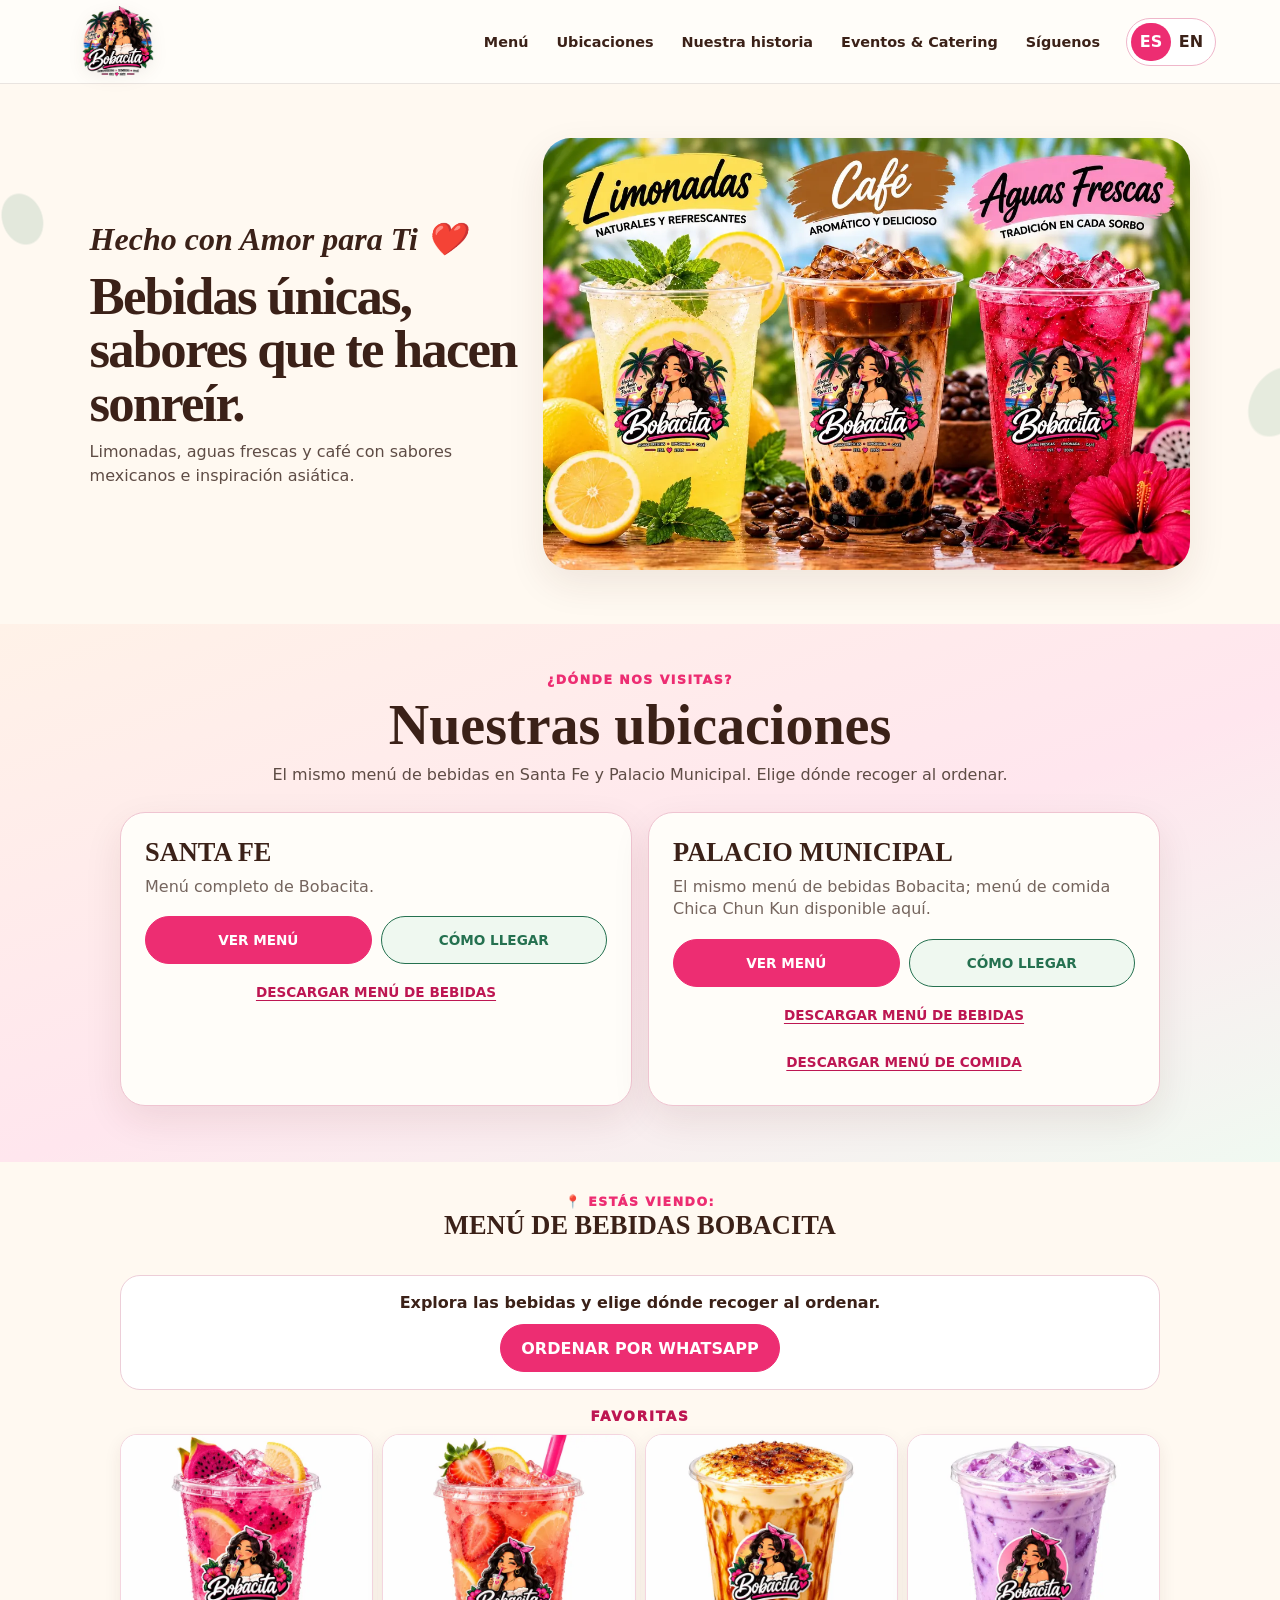
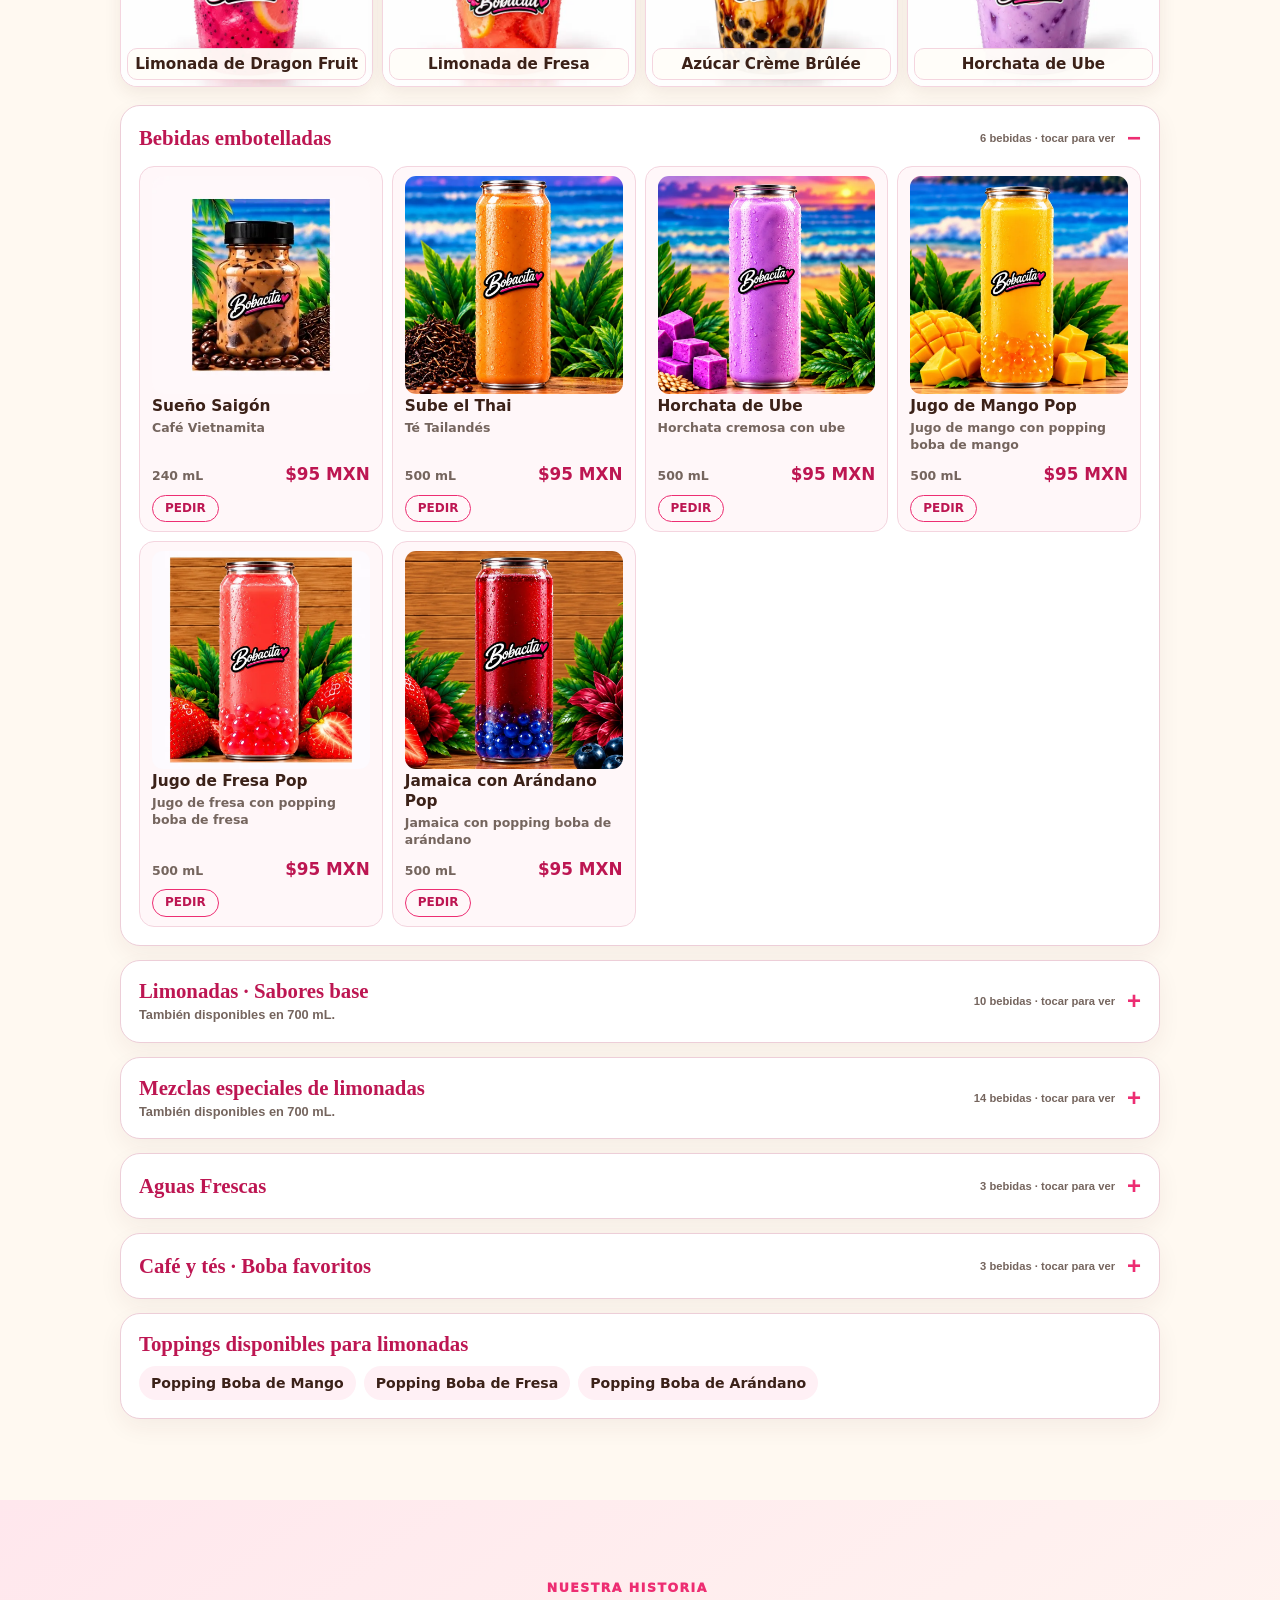
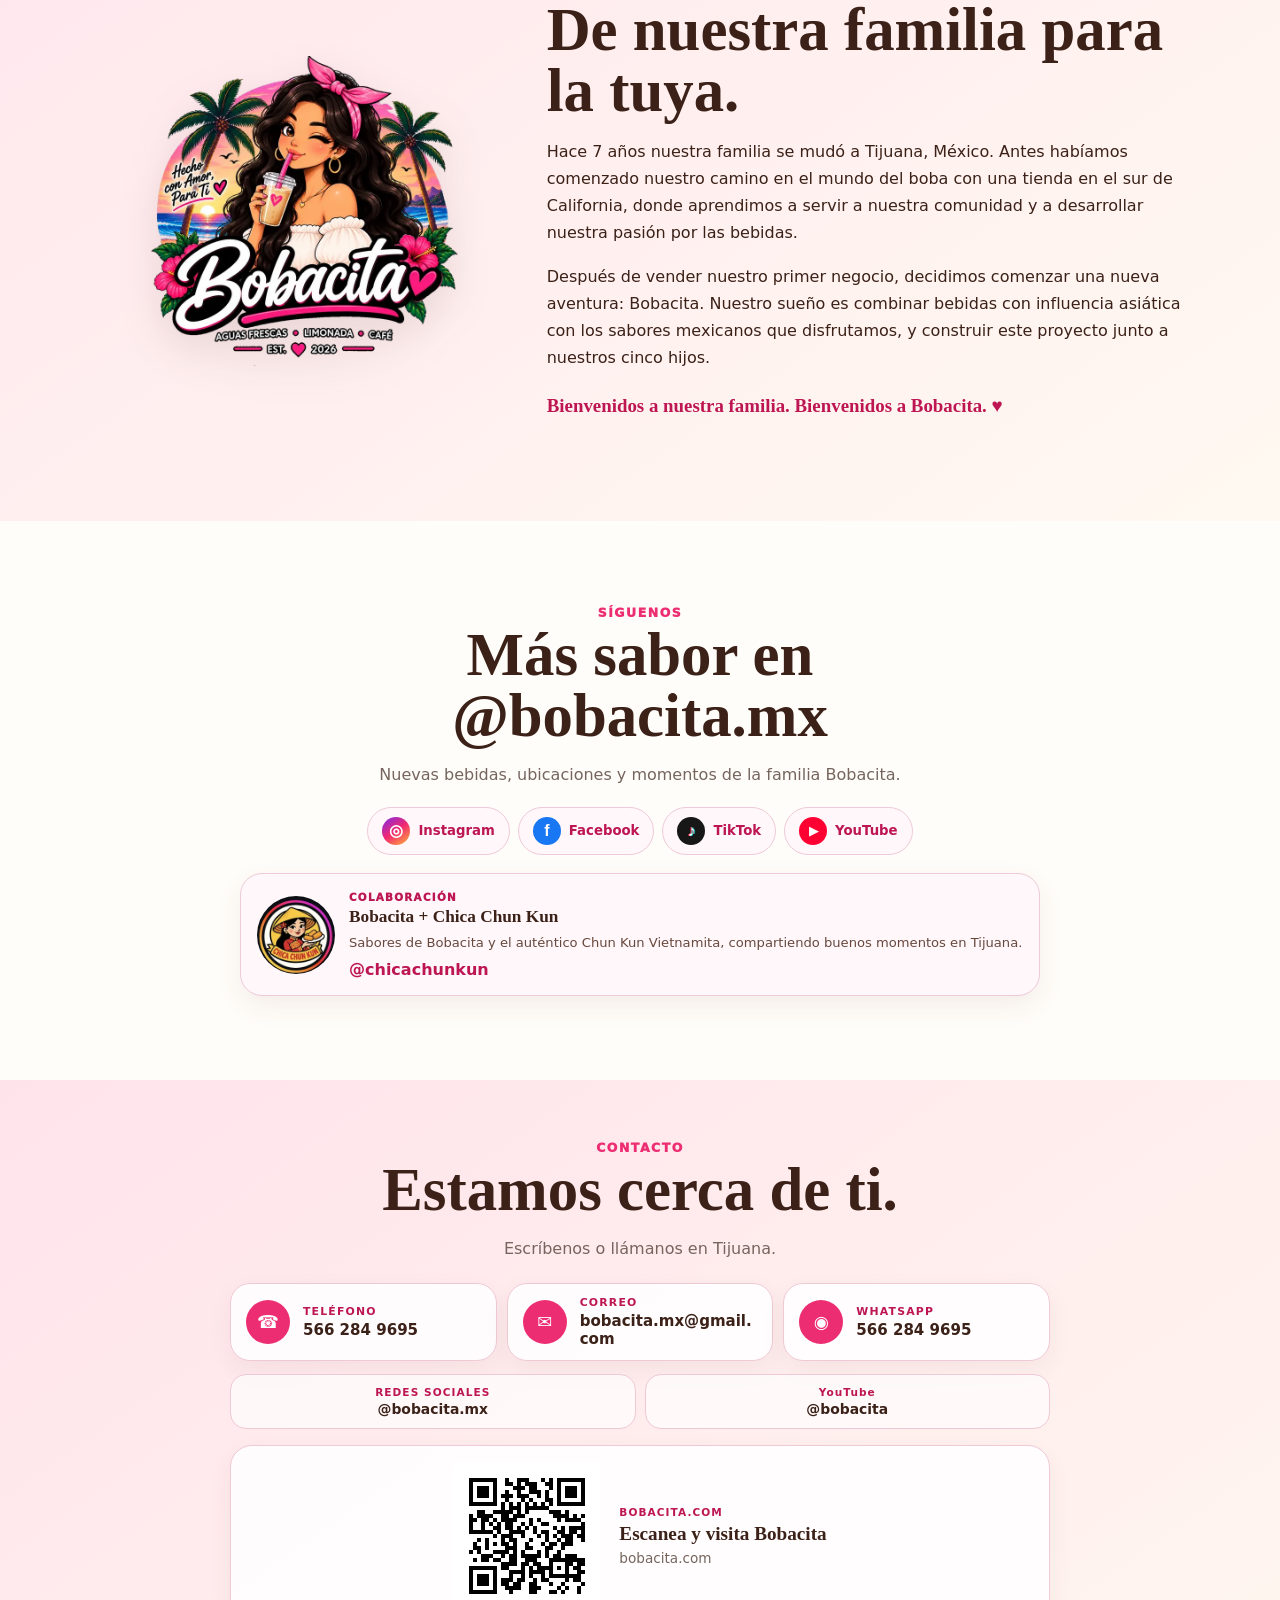
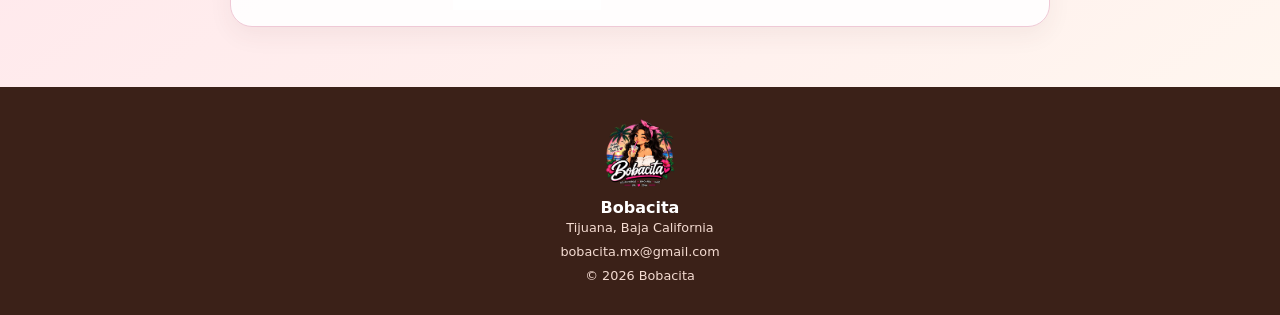
<file: index.html>
<!doctype html>
<html lang="es">
<head>
  <meta charset="utf-8">
  <meta name="viewport" content="width=device-width,initial-scale=1">
  <title>Bobacita | Limonadas, Aguas Frescas y Café</title>
  <meta name="description" content="Bobacita en Tijuana: limonadas, aguas frescas, café y boba, hechos con amor para ti.">
  <link rel="icon" href="/favicon.ico?v=20260928-1" sizes="any">
  <link rel="icon" type="image/png" sizes="32x32" href="/favicon-32x32.png?v=20260928-1">
  <link rel="icon" type="image/png" sizes="16x16" href="/favicon-16x16.png?v=20260928-1">
  <link rel="apple-touch-icon" sizes="180x180" href="/apple-touch-icon.png?v=20260928-1">
  <link rel="icon" type="image/png" sizes="192x192" href="/favicon-192x192.png?v=20260928-1">
  <script>if(new URLSearchParams(location.search).get("location") === "palacio-municipal") document.documentElement.classList.add("municipal-direct");</script>
  <style>
:root{
  --pink:#ed2d72;
  --pink-dark:#bd1652;
  --pink-soft:#ffe5ee;
  --cream:#fff9f1;
  --paper:#fffdf9;
  --sand:#f2d1ad;
  --green:#257150;
  --green-soft:#e5f3eb;
  --brown:#3b2118;
  --muted:#75655e;
  --line:rgba(59,33,24,.11);
  --shadow:0 14px 38px rgba(77,38,27,.09);
}
*{box-sizing:border-box}
html{scroll-behavior:smooth;scroll-padding-top:86px}
body{margin:0;background:var(--cream);color:var(--brown);font-family:Inter,ui-sans-serif,system-ui,-apple-system,BlinkMacSystemFont,"Segoe UI",sans-serif;overflow-x:hidden}
img{max-width:100%;display:block}
a{color:inherit;text-decoration:none}
button,summary{font:inherit}
summary{cursor:pointer;list-style:none}
summary::-webkit-details-marker{display:none}

.site-header{position:sticky;top:0;z-index:30;display:flex;align-items:center;height:86px;padding:6px max(14px,4vw);border-bottom:1px solid var(--line);background:rgba(255,253,249,.96);backdrop-filter:blur(14px)}
.brand{display:grid;place-items:center;width:96px;height:74px;margin-right:auto}
.brand img{width:96px;height:74px;object-fit:contain;filter:drop-shadow(0 4px 8px rgba(59,33,24,.08))}
.desktop-nav{display:none}
.lang-switch{display:flex;padding:4px;border:1px solid #efb6ca;border-radius:999px;background:#fff}
.lang-switch button{min-width:40px;min-height:38px;border:0;border-radius:999px;background:transparent;color:var(--brown);font-weight:900;cursor:pointer}
.lang-switch button.active{background:var(--pink);color:#fff}
.menu-toggle{display:grid;width:44px;height:44px;margin-left:8px;place-content:center;gap:5px;border:0;border-radius:13px;background:transparent;cursor:pointer}
.menu-toggle span{display:block;width:23px;height:2px;border-radius:999px;background:var(--brown)}
.mobile-nav{position:fixed;inset:86px 0 auto;z-index:29;padding:12px 18px 20px;border-bottom:1px solid var(--line);background:rgba(255,253,249,.98);box-shadow:0 18px 35px rgba(59,33,24,.12);backdrop-filter:blur(16px)}
.mobile-nav[hidden]{display:none}
.mobile-nav a{display:flex;min-height:48px;align-items:center;justify-content:space-between;padding:10px 12px;border-bottom:1px solid var(--line);font-weight:850}
.mobile-nav a:last-child{border-bottom:0;color:var(--pink-dark)}
html.mobile-menu-open{overflow:hidden}
.lang-switch button:focus-visible,.category-links a:focus-visible,summary:focus-visible,.menu-toggle:focus-visible{outline:3px solid rgba(37,113,80,.35);outline-offset:3px}

.hero{position:relative;display:grid;gap:22px;overflow:hidden;padding:28px 18px 34px;background:var(--cream)}
.hero:before,.hero:after{position:absolute;width:150px;height:210px;background:radial-gradient(ellipse at 20% 20%,#3c8a5c 0 15%,transparent 16%),radial-gradient(ellipse at 70% 35%,#257150 0 13%,transparent 14%);opacity:.12;content:""}
.hero:before{top:70px;left:-70px;transform:rotate(-20deg)}.hero:after{right:-80px;bottom:40px;transform:rotate(30deg)}
.hero-copy{position:relative;z-index:2;max-width:620px;text-align:center}
.love-note,.section-kicker,.mini-label{margin:0;color:var(--pink);font-size:.78rem;font-weight:950;letter-spacing:.12em;text-transform:uppercase}
.love-note{display:inline-flex;color:var(--brown);font-family:Georgia,"Times New Roman",serif;font-size:clamp(1.35rem,6vw,2rem);font-style:italic;font-weight:700;letter-spacing:0;text-transform:none}
h1{max-width:520px;margin:12px auto 9px;font-family:Georgia,"Times New Roman",serif;font-size:clamp(1.8rem,9vw,3.3rem);line-height:1.02;letter-spacing:-.035em}
.hero-text{max-width:520px;margin:auto;color:#5e4c45;font-size:1rem;line-height:1.5}
.hero-drinks{position:relative;z-index:2;margin:0;overflow:hidden;border-radius:28px;background:#eaded7;box-shadow:var(--shadow)}
.hero-drinks img{display:block;width:100%;height:auto;object-fit:contain}

.category-dock{position:relative;z-index:3;margin:-12px 14px 0;padding:22px 14px 16px;border:1px solid var(--line);border-radius:28px;background:var(--paper);box-shadow:var(--shadow)}
.menu-intro{text-align:center}
.menu-intro h2{margin:5px 0 20px;font-family:Georgia,"Times New Roman",serif;font-size:2rem}
.category-links{display:grid;gap:10px}
.drink-categories{display:grid;grid-template-columns:1fr 1fr;gap:10px}
.category-links a{display:flex;min-width:0;min-height:84px;align-items:center;gap:9px;padding:11px;border:1px solid #f2ccd8;border-radius:19px}
.category-lemonades{background:#fff0a9}.category-aguas{background:#ffdce8}
.category-links .category-cafe{grid-column:1/-1;background:#f8dfc8}
.category-icon{display:grid;flex:0 0 38px;width:38px;height:38px;place-items:center;border-radius:13px;background:rgba(255,255,255,.62);font-size:1.35rem}
.category-copy{display:flex;min-width:0;flex:1;flex-direction:column;gap:4px}
.category-links strong{min-width:0;font-size:.91rem;line-height:1.1}
.category-links small{color:#5f4e47;font-size:.69rem;line-height:1.2}
.category-arrow{flex:0 0 auto;color:rgba(59,33,24,.55);font-size:1.5rem;line-height:1}
.toppings-addon{position:relative;min-height:70px!important;border-color:#d9c4ec!important;background:#eadcf8}
.addon-plus{display:grid;width:22px;height:22px;place-items:center;border-radius:50%;background:#65518f;color:#fff;font-size:1rem;font-weight:900}

.featured-promotion-section{padding:46px 18px 18px;scroll-margin-top:88px}
.featured-promotion-card{display:grid;max-width:980px;margin:auto;overflow:hidden;border:1px solid #f2bfd0;border-radius:28px;background:linear-gradient(145deg,#fff8f3,#ffe5ee);box-shadow:var(--shadow)}
.featured-promotion-art{display:grid;place-items:center;padding:13px;background:rgba(255,255,255,.55)}
.featured-promotion-art img{display:block;width:min(100%,320px);height:auto;max-height:440px;border-radius:20px;object-fit:contain}
.featured-promotion-copy{display:flex;flex-direction:column;align-items:flex-start;justify-content:center;padding:22px}
.featured-promotion-copy h2{margin:6px 0 13px;color:var(--brown);font-family:Georgia,"Times New Roman",serif;font-size:clamp(2.15rem,10vw,3.8rem);line-height:.95}
.featured-promotion-copy h2 span{display:block;color:var(--pink-dark);font-family:inherit;font-style:italic}
.featured-promotion-copy h2 small{display:block;margin-top:9px;font-family:inherit;font-size:.48em;line-height:1.1}
.featured-specialty{margin:0 0 6px;color:var(--brown);font-weight:900}
.featured-description{margin:0;color:var(--muted);line-height:1.55}
.featured-section-button{display:inline-flex;min-height:46px;align-items:center;justify-content:center;margin-top:18px;padding:0 24px;border-radius:999px;background:var(--pink);color:#fff;font-weight:950;letter-spacing:.04em;box-shadow:0 9px 20px rgba(219,19,103,.22)}
.featured-section-button:hover{background:var(--pink-dark)}
#brown-sugar-brulee{scroll-margin-top:96px}

.menu-section{padding:64px 18px;border-bottom:1px solid var(--line)}
.section-title-row{display:flex;align-items:end;justify-content:space-between;gap:14px;margin:0 auto 22px;max-width:1120px}
.section-title-row h2,.story-section h2,.social-section h2,.contact-section h2{margin:5px 0 0;font-family:Georgia,"Times New Roman",serif;font-size:clamp(2.15rem,10vw,3.8rem);line-height:1}
.back-link{padding-bottom:4px;color:var(--green);font-size:.78rem;font-weight:900;white-space:nowrap}
.section-hero-photo{position:relative;max-width:1120px;margin:0 auto 18px;overflow:hidden;border-radius:26px;background:#eaded7;box-shadow:var(--shadow)}
.section-hero-photo img{width:100%;aspect-ratio:16/11;object-fit:cover}
.section-hero-photo figcaption{position:absolute;right:10px;bottom:10px;left:10px;padding:11px 13px;border-radius:14px;background:rgba(35,22,17,.7);color:#fff;font-size:.83rem;font-weight:750;backdrop-filter:blur(7px)}
.lemonade-photo-grid{display:grid;gap:14px;max-width:1120px;margin:0 auto 18px}
.lemonade-photo-grid .section-hero-photo{width:100%;margin:0}
.lemonade-photo-grid img{width:100%;height:320px;object-fit:cover;object-position:center 48%}

.spotlight-card{display:grid;grid-template-columns:auto 1fr;gap:13px;max-width:1120px;margin:0 auto 28px;padding:20px;border:1px solid #f2bfd0;border-radius:22px;background:linear-gradient(135deg,#fff,#ffe5ee)}
.spotlight-photo{grid-column:1/-1;margin:-20px -20px 3px;overflow:hidden;border-radius:21px 21px 13px 13px;background:#eaded7}
.spotlight-photo img{width:100%;aspect-ratio:4/3;object-fit:cover;object-position:center 48%}
.spotlight-mark{display:grid;width:46px;height:46px;place-items:center;border-radius:15px;background:var(--pink);color:#fff;font-size:1.25rem}
.spotlight-card h3{margin:3px 0 6px;font-size:1.24rem}
.spotlight-card p{margin:0;color:var(--muted);line-height:1.5}
.spotlight-card details{grid-column:1/-1}
.spotlight-card summary,.featured-copy summary{display:flex;min-height:44px;align-items:center;justify-content:center;border:1px solid #efabc2;border-radius:999px;color:var(--pink-dark);font-weight:900}
.spotlight-card details[open] summary,.featured-copy details[open] summary{background:var(--pink);color:#fff}
.spotlight-card details>p,.featured-copy details>p{margin-top:11px;padding:13px;border-radius:14px;background:#fff;line-height:1.5}

.flavor-block,.mixes-accordion{max-width:1120px;margin-right:auto;margin-left:auto}
.subheading-row{display:flex;align-items:center;justify-content:space-between;margin-bottom:12px}
.subheading-row h3{margin:0;font-size:1.22rem}
.subheading-row span{color:var(--muted);font-size:.8rem;font-weight:800}
.flavor-chips{display:grid;grid-template-columns:repeat(3,minmax(0,1fr));gap:8px}
.flavor-chips span{display:grid;min-height:46px;place-items:center;padding:8px;border:1px solid #efcfda;border-radius:15px;background:var(--paper);font-size:.84rem;font-weight:850;text-align:center}
.mixes-accordion{margin-top:22px;border:1px solid var(--line);border-radius:22px;background:var(--paper);box-shadow:0 10px 25px rgba(72,39,29,.05)}
.mixes-accordion>summary{display:flex;min-height:72px;align-items:center;justify-content:space-between;gap:15px;padding:13px 16px}
.mixes-accordion summary span:first-child{display:flex;flex-direction:column;gap:4px}
.mixes-accordion summary small{color:var(--pink);font-size:.67rem;font-weight:900;letter-spacing:.1em}
.mixes-accordion summary strong{font-size:1.03rem}
.summary-action{padding:8px 10px;border-radius:999px;background:var(--green);color:#fff;font-size:.75rem;font-weight:900;white-space:nowrap}
.mix-grid{display:grid;gap:8px;padding:0 12px 14px}
.mix-grid article{padding:13px;border-radius:15px;background:#fff4f7}
.mix-grid h4{margin:0 0 4px;font-size:.93rem}
.mix-grid p{margin:0;color:var(--muted);font-size:.82rem;line-height:1.4}

.aguas-section{background:#f4fbf7}
.agua-cards{display:grid;grid-template-columns:1fr 1fr;gap:10px;max-width:900px;margin:auto}
.agua-card{overflow:hidden;border:1px solid #cfe3d8;border-radius:22px;background:#fff;box-shadow:0 10px 24px rgba(45,93,68,.08)}
.agua-photo{height:220px;overflow:hidden;background:#eaded7}
.agua-photo img{width:100%;height:100%;object-fit:cover;object-position:center}
.agua-card summary{display:grid;min-height:130px;align-content:start;gap:9px;padding:0 0 14px;text-align:center}
.agua-card summary>span{margin-inline:12px}
.agua-card summary>span:not(.details-label){display:flex;min-width:0;flex-direction:column;gap:5px}
.agua-card small{color:var(--muted);font-size:.78rem;line-height:1.35}
.details-label{color:var(--green);font-size:.72rem;font-weight:900;text-align:right}
.agua-card .details-label{display:grid;min-height:38px;place-items:center;border-radius:999px;background:var(--green);color:#fff;text-align:center}
.agua-card>p{margin:0 10px 10px;padding:12px;border-radius:14px;background:var(--green-soft);font-size:.85rem;line-height:1.45}

.weekly-special-section{padding:54px 18px;background:linear-gradient(145deg,#f3e5ff,#fff4fa)}
.weekly-special-card{display:grid;max-width:920px;margin:auto;overflow:hidden;border:1px solid #d9b9e9;border-radius:26px;background:#fff;box-shadow:var(--shadow)}
.weekly-special-photo{height:320px;overflow:hidden;background:#eaded7}
.weekly-special-photo img{width:100%;height:100%;object-fit:cover;object-position:center 48%}
.weekly-special-copy{padding:20px}
.weekly-special-copy h2{margin:6px 0 12px;font-family:Georgia,"Times New Roman",serif;font-size:2rem;line-height:1}
.weekly-special-copy h3{margin:0 0 8px;color:#6d2c91;font-family:Georgia,"Times New Roman",serif;font-size:1.55rem}
.weekly-special-copy p:last-child{margin:0;color:var(--muted);line-height:1.5}

.cafe-section{background:#fff8f1}
.featured-drinks{display:grid;gap:18px;max-width:1120px;margin:auto}
.featured-drink{overflow:hidden;border:1px solid #ead4c4;border-radius:26px;background:#fff;box-shadow:var(--shadow)}
.clean-photo{aspect-ratio:7/10;overflow:hidden;background:#d9c0a7}
.clean-photo img{width:100%;height:100%;object-fit:cover;object-position:center 55%}
.clean-photo-saigon img{object-position:center 54%}
.clean-photo-brulee img{transform:scale(1.07);transform-origin:center}
.featured-copy{padding:20px}
.drink-heading{display:flex;align-items:start;justify-content:space-between;gap:12px}
.featured-copy h3{margin:4px 0 0;font-family:Georgia,serif;font-size:1.8rem;line-height:1}
.featured-copy>p{color:var(--muted);line-height:1.52}
.featured-copy details{margin-top:16px}

.toppings-section{background:#f8f7ff}
.section-lead{max-width:1120px;margin:-8px auto 20px;color:var(--muted);line-height:1.5}
.topping-cards{display:grid;grid-template-columns:repeat(2,minmax(0,1fr));gap:8px;max-width:1120px;margin:auto}
.topping-card{min-width:0;overflow:hidden;border:1px solid #ded9ef;border-radius:20px;background:#fff;box-shadow:0 10px 22px rgba(68,54,109,.07)}
.topping-photo{width:100%;height:112px;margin:0 0 6px;overflow:hidden;background:#fff}
.topping-photo img{width:100%;height:100%;object-fit:cover;object-position:center}
.topping-card summary{position:relative;display:flex;min-height:112px;flex-direction:column;align-items:center;gap:4px;padding:12px 8px 40px;text-align:center}
.topping-card summary strong{font-size:.78rem;line-height:1.15}
.topping-card small{color:var(--pink-dark);font-size:.7rem;font-weight:900;line-height:1.2}
.plus{display:grid;width:32px;height:32px;place-items:center;border-radius:50%;background:#f0edf8;color:#65528e;font-size:1.2rem;font-weight:900}
.topping-card .plus{position:absolute;right:50%;bottom:7px;transform:translateX(50%)}
.topping-card[open] .plus{transform:translateX(50%) rotate(45deg)}
.topping-card>p{margin:0 7px 7px;padding:9px;border-radius:12px;background:#f4f1fb;font-size:.72rem;line-height:1.35;text-align:center}
.tajin-note{max-width:820px;margin:14px auto 0;color:var(--muted);font-size:.78rem;line-height:1.45}

.promo-modal[hidden]{display:none}
.city-limited[hidden]{display:none}
.city-limited{display:grid;grid-template-columns:minmax(0,250px) 1fr;gap:22px;align-items:center;max-width:920px;margin:22px auto;padding:16px;border:1px solid #efb5ca;border-radius:24px;background:linear-gradient(130deg,#f6ffe9,#fff0f5);box-shadow:var(--shadow);scroll-margin-top:104px}
.city-limited img{width:100%;max-height:310px;object-fit:contain;border-radius:16px}
.city-limited-copy p:first-child{color:var(--pink-dark);font-size:.78rem;font-weight:950;letter-spacing:.06em}
.city-limited-copy h2{margin:6px 0 10px;font-family:Georgia,serif;font-size:clamp(1.65rem,4vw,2.6rem);line-height:1.08}
.city-limited-copy p:last-child{line-height:1.5}
@media(max-width:620px){.city-limited{grid-template-columns:1fr;text-align:center}.city-limited img{max-height:400px}}
.promo-modal{position:fixed;z-index:100;inset:0;display:grid;place-items:center;padding:16px}
.promo-backdrop{position:absolute;inset:0;background:rgba(44,24,18,.62);backdrop-filter:blur(5px)}
.promo-dialog{position:relative;width:min(92vw,520px);max-height:calc(100dvh - 32px);overflow:auto;border:1px solid rgba(237,45,114,.24);border-radius:26px;background:#fff9f1;box-shadow:0 24px 70px rgba(48,23,17,.3)}
.promo-image{display:grid;min-height:0;place-items:center;overflow:hidden;background:#2d1a14}
.promo-image img{width:100%;height:auto;max-height:calc(100dvh - 115px);object-fit:contain}
.promo-close{position:absolute;z-index:2;top:10px;right:10px;display:grid;width:44px;height:44px;place-items:center;border:1px solid rgba(59,33,24,.12);border-radius:50%;background:rgba(255,253,249,.96);color:var(--brown);box-shadow:0 5px 15px rgba(59,33,24,.14);font-size:1.55rem;line-height:1;cursor:pointer}
.promo-actions{display:flex;flex-wrap:wrap;justify-content:center;gap:10px;padding:12px}
.promo-actions .promo-label{width:100%;margin:0;color:var(--pink-dark);font-size:.78rem;font-weight:950;letter-spacing:.06em;text-align:center}
.promo-primary,.promo-secondary{min-height:44px;padding:0 16px;border:1px solid var(--pink);border-radius:999px;background:var(--pink);color:white;font-size:.82rem;font-weight:900;cursor:pointer}
.promo-secondary{background:white;color:var(--pink-dark)}
.visually-hidden{position:absolute!important;width:1px!important;height:1px!important;padding:0!important;margin:-1px!important;overflow:hidden!important;clip:rect(0,0,0,0)!important;white-space:nowrap!important;border:0!important}
.promo-close:focus-visible,.promo-primary:focus-visible,.promo-secondary:focus-visible{outline:3px solid rgba(37,113,80,.4);outline-offset:3px}
html.promo-open,html.promo-open body{overflow:hidden;overscroll-behavior:none}

.story-section{display:grid;gap:28px;padding:66px 20px;background:linear-gradient(145deg,#ffe7ed,#fff9f1)}
.story-logo{display:grid;place-items:center}
.story-logo img{width:min(310px,82vw);height:auto;max-height:360px;object-fit:contain;object-position:center;filter:drop-shadow(0 14px 20px rgba(76,35,29,.12))}
.story-section>div:last-child{max-width:760px}
.story-section p:not(.section-kicker){font-size:1rem;line-height:1.7}
.story-signature{color:var(--pink-dark);font-family:Georgia,serif;font-size:1.18rem!important;font-weight:700}

.social-section{padding:64px 18px;background:var(--paper)}
.social-copy{max-width:720px;margin:0 auto 20px;text-align:center}
.social-copy p:last-child{color:var(--muted);line-height:1.5}
.social-gallery{display:grid;grid-template-columns:1fr 1fr;gap:9px;max-width:800px;margin:auto}
.social-gallery a{position:relative;min-height:180px;overflow:hidden;border-radius:19px;background:#eaded7}
.social-feature-wide{grid-column:1/-1;min-height:220px!important}
.social-gallery img{width:100%;height:100%;min-height:180px;object-fit:cover;transition:transform .2s}
.social-gallery .social-saigon img{object-position:center 56%}
.social-gallery span{position:absolute;right:9px;bottom:9px;left:9px;padding:9px 10px;border-radius:12px;background:rgba(47,25,18,.72);color:#fff;font-size:.72rem;font-weight:850;text-align:center;backdrop-filter:blur(6px)}
.social-gallery a:hover img{transform:scale(1.03)}
.social-links{display:flex;max-width:800px;flex-wrap:wrap;justify-content:center;gap:8px;margin:16px auto 0}
.social-links a{display:flex;min-height:48px;align-items:center;gap:8px;padding:0 14px;border:1px solid #efcada;border-radius:999px;background:#fff7fa;color:var(--pink-dark);font-size:.83rem;font-weight:900}
.collaboration-card{display:grid;max-width:800px;grid-template-columns:78px 1fr;gap:14px;align-items:center;margin:18px auto 0;padding:16px;border:1px solid #efcada;border-radius:22px;background:#fff7fa;box-shadow:0 10px 26px rgba(109,49,49,.08);text-align:left}
.collaboration-card>img{width:78px;height:78px;border-radius:50%;object-fit:cover}
.collaboration-card h3{margin:3px 0 6px;font-family:Georgia,serif;font-size:1.08rem;line-height:1.18}
.collaboration-card p{margin:0;color:#67483d;font-size:.82rem;line-height:1.42}
.collaboration-card .section-kicker{color:var(--pink-dark);font-size:.65rem}
.collaboration-card a{display:inline-flex;margin-top:8px;color:var(--pink-dark);font-weight:900}
.platform-icon{display:grid;width:28px;height:28px;place-items:center;border-radius:50%;color:#fff;font-family:Arial,sans-serif;font-size:1rem;font-style:normal;font-weight:900;line-height:1}
.instagram .platform-icon{background:linear-gradient(145deg,#7d2ae8,#f22970,#ffb438)}
.facebook .platform-icon{background:#1877f2}
.tiktok .platform-icon{background:#171717;text-shadow:1px 0 #25f4ee,-1px 0 #fe2c55}
.youtube .platform-icon{background:#ff0033;font-size:.75rem}

.contact-section{padding:60px 18px;background:linear-gradient(145deg,#ffe3eb,#fff6ef)}
.contact-copy{max-width:700px;margin:0 auto 22px;text-align:center}
.contact-copy>p:last-child{color:var(--muted);line-height:1.5}
.contact-grid{display:grid;gap:10px;max-width:820px;margin:auto}
.contact-card{display:flex;min-width:0;min-height:72px;align-items:center;gap:13px;padding:12px 15px;border:1px solid #efc9d6;border-radius:20px;background:rgba(255,255,255,.88);box-shadow:0 9px 24px rgba(82,43,43,.06)}
a.contact-card{transition:transform .18s,box-shadow .18s}
a.contact-card:hover{transform:translateY(-2px);box-shadow:0 13px 28px rgba(82,43,43,.1)}
.contact-icon{display:grid;width:44px;height:44px;flex:0 0 44px;place-items:center;border-radius:50%;background:var(--pink);color:#fff;font-size:1.1rem;font-weight:900}
.contact-card>span:last-child{display:flex;min-width:0;flex-direction:column;gap:3px}
.contact-card small{color:var(--pink-dark);font-size:.68rem;font-weight:900;letter-spacing:.11em}
.contact-card strong{overflow-wrap:anywhere;font-size:.94rem}
.contact-socials{display:flex;max-width:820px;flex-wrap:wrap;justify-content:center;gap:9px;margin:13px auto 0}
.contact-socials span{display:flex;min-width:150px;flex:1;flex-direction:column;align-items:center;gap:3px;padding:11px 14px;border:1px solid #efc9d6;border-radius:16px;background:rgba(255,255,255,.68)}
.contact-socials small{color:var(--pink-dark);font-size:.66rem;font-weight:900;letter-spacing:.1em}
.contact-socials strong{font-size:.87rem}
.qr-card{display:flex;max-width:820px;align-items:center;justify-content:center;gap:18px;margin:16px auto 0;padding:16px;border:1px solid #efc9d6;border-radius:22px;background:rgba(255,255,255,.88);box-shadow:0 9px 24px rgba(82,43,43,.06)}
.qr-card img{width:148px;height:148px;flex:0 0 148px;object-fit:contain;background:#fff}
.qr-card>span{display:flex;min-width:0;flex-direction:column;gap:5px}
.qr-card small{color:var(--pink-dark);font-size:.66rem;font-weight:900;letter-spacing:.1em}
.qr-card strong{font-family:Georgia,serif;font-size:1.2rem;line-height:1.15}
.qr-card em{color:var(--muted);font-size:.85rem;font-style:normal}

footer{display:grid;justify-items:center;gap:9px;padding:32px 20px;background:var(--brown);color:#fff;text-align:center}
footer img{width:82px;height:70px;object-fit:contain}
footer div{display:flex;flex-direction:column;gap:3px}
footer span,footer a{font-size:.8rem;color:#f4dbd1}

@media(max-width:619px){
  .dragon-spotlight .spotlight-photo img{height:320px;aspect-ratio:auto;object-fit:cover;object-position:center 48%}
  .clean-photo{aspect-ratio:4/5}
  .clean-photo img{object-position:center 52%}
  .clean-photo-saigon img{object-position:center 50%}
  .story-logo img{max-height:310px}
}

@media(max-width:350px){
  .site-header{padding-inline:12px}
  .brand{width:86px}.brand img{width:86px}
  .hero{padding-inline:16px}
  .category-dock{margin-inline:10px;padding-inline:12px}
  .category-links a{padding-inline:9px}.category-links strong{font-size:.82rem}
  .menu-section{padding-inline:14px}
  .flavor-chips{grid-template-columns:1fr 1fr}
  .topping-card summary strong{font-size:.7rem}
  .social-links a{padding-inline:11px}
  .qr-card{gap:12px;padding:12px}.qr-card img{width:126px;height:126px;flex-basis:126px}.qr-card strong{font-size:1.05rem}
}

@media(min-width:620px){
  .hero{grid-template-columns:.8fr 1.2fr;align-items:center;padding:54px 7vw}
  .hero-copy{text-align:left}.hero-copy h1,.hero-copy .hero-text{margin-left:0}
  .category-dock{max-width:1120px;margin:-26px auto 0;padding:28px}
  .featured-promotion-section{padding:64px 6vw 26px}
  .featured-promotion-card{grid-template-columns:minmax(280px,.85fr) minmax(320px,1.15fr);align-items:stretch}
  .featured-promotion-art{padding:20px}
  .featured-promotion-art img{width:min(100%,360px);max-height:480px}
  .featured-promotion-copy{padding:34px clamp(28px,5vw,58px)}
  .drink-categories{grid-template-columns:repeat(3,1fr)}
  .category-links .category-cafe{grid-column:auto}
  .section-hero-photo img{aspect-ratio:16/7}
  .lemonade-photo-grid{grid-template-columns:1fr 1fr}.lemonade-photo-grid img{height:440px;aspect-ratio:auto}
  .flavor-chips{grid-template-columns:repeat(5,1fr)}
  .mix-grid{grid-template-columns:1fr 1fr}
  .featured-drinks{grid-template-columns:repeat(3,1fr)}
  .agua-photo{height:300px}
  .topping-photo{height:210px}
  .topping-cards{grid-template-columns:repeat(3,minmax(0,1fr))}
  .weekly-special-card{grid-template-columns:1.1fr .9fr;align-items:center}.weekly-special-photo{height:440px}
  .clean-photo{height:auto}
  .story-section{grid-template-columns:.8fr 1.2fr;align-items:center;padding:80px 7vw}
  .contact-grid{grid-template-columns:1fr 1fr}.contact-grid .contact-card:last-child{grid-column:1/-1}
}

@media(min-width:1000px){
  .topping-cards{grid-template-columns:repeat(5,minmax(0,1fr))}
}

@media(min-width:900px){
  .site-header{height:84px;padding-inline:5vw}
  .brand{width:108px;height:72px}.brand img{width:108px;height:72px}
  .desktop-nav{display:flex;gap:28px;margin-right:26px;font-size:.9rem;font-weight:850}
  .desktop-nav a:hover{color:var(--pink)}
  .menu-toggle{display:none}
  .mobile-nav{display:none!important}
  .menu-section{padding:90px 6vw}
  .section-title-row{margin-bottom:30px}
  .spotlight-card{grid-template-columns:auto minmax(0,1fr) 200px;align-items:center}
  .spotlight-card details{grid-column:auto}
  .social-section{padding:84px 6vw}
  .contact-grid{grid-template-columns:repeat(3,1fr)}.contact-grid .contact-card:last-child{grid-column:auto}
}
  </style>
<link rel="stylesheet" href="locations.css?v=20261126-food-holiday">
</head>
<body>
  <header class="site-header">
    <a class="brand" href="#inicio" aria-label="Bobacita">
      <img src="assets/web/bobacita-logo.webp" width="600" height="600" alt="Bobacita" decoding="async" fetchpriority="high">
    </a>
    <nav class="desktop-nav" aria-label="Navegación principal" data-i18n-aria="main_navigation">
      <a href="#menu" data-i18n="nav_menu">Menú</a>
      <a href="#ubicaciones" data-i18n="nav_locations">Ubicaciones</a>
      <a href="#historia" data-i18n="nav_story">Nuestra historia</a>
      <a href="catering.html" data-i18n="nav_catering">Eventos &amp; Catering</a>
      <a href="#siguenos" data-i18n="nav_follow">Síguenos</a>
    </nav>
    <div class="lang-switch" aria-label="Cambiar idioma" data-i18n-aria="language_switch">
      <button class="active" type="button" data-lang="es" aria-pressed="true">ES</button>
      <button type="button" data-lang="en" aria-pressed="false">EN</button>
    </div>
    <button class="menu-toggle" type="button" aria-label="Abrir menú" aria-expanded="false" aria-controls="mobile-navigation" data-i18n-aria="open_menu"><span></span><span></span><span></span></button>
  </header>
  <nav class="mobile-nav" id="mobile-navigation" aria-label="Navegación móvil" data-i18n-aria="mobile_navigation" hidden>
    <a href="#inicio" data-i18n="nav_home">Inicio <span aria-hidden="true">›</span></a>
    <a href="#menu" data-i18n="nav_menu">Menú <span aria-hidden="true">›</span></a>
    <a href="#ubicaciones" data-i18n="nav_locations">Ubicaciones <span aria-hidden="true">›</span></a>
    <a href="#featured-drink" data-i18n="nav_featured">Bebida destacada <span aria-hidden="true">›</span></a>
    <a href="#historia" data-i18n="nav_story">Nuestra historia <span aria-hidden="true">›</span></a>
    <a href="#siguenos" data-i18n="nav_follow">Síguenos <span aria-hidden="true">›</span></a>
    <a href="catering.html" data-i18n="nav_catering">Eventos &amp; Catering <span aria-hidden="true">›</span></a>
  </nav>

  <main>
    <section class="municipal-order-hero" id="municipal-order-hero" hidden aria-labelledby="municipal-page-title">
      <div class="municipal-order-inner">
        <p class="municipal-order-brand">BOBACITA</p>
        <h1 id="municipal-page-title" data-i18n="municipal_page_title">📍 PALACIO MUNICIPAL</h1>
        <p class="municipal-order-status" data-i18n="municipal_current_menu">MENÚ Y PRECIOS ACTUALIZADOS</p>
        <div class="municipal-order-actions">
          <a class="municipal-whatsapp" data-municipal-whatsapp href="#municipal-menu" data-i18n="municipal_order_whatsapp">ORDENAR POR WHATSAPP</a>
          <a class="municipal-call" data-municipal-call href="tel:+525662849695" data-i18n="municipal_call">LLAMAR PARA ORDENAR</a>
        </div>
        <div class="municipal-order-secondary">
          <a href="#municipal-menu" data-i18n="municipal_view_menu">VER MENÚ</a>
          <a data-municipal-directions href="https://maps.app.goo.gl/sFQaknf4Np5rZkrQ9?g_st=ic" target="_blank" rel="noopener" data-i18n="directions">CÓMO LLEGAR</a>
          <a href="/#ubicaciones" data-i18n="change_location">CAMBIAR UBICACIÓN</a>
        </div>
      </div>
    </section>
    <section class="hero" id="inicio">
      <div class="hero-copy">
        <p class="love-note" data-i18n="love_note">Hecho con Amor para Ti ❤️</p>
        <h1 data-i18n="hero_title">Bebidas únicas, sabores que te hacen sonreír.</h1>
        <p class="hero-text" data-i18n="hero_text">Limonadas, aguas frescas y café con sabores mexicanos e inspiración asiática.</p>
      </div>
      <figure class="hero-drinks">
        <img src="assets/web/three-category-website.webp" width="1200" height="800" alt="Bobacita con Limonadas, Café y Aguas Frescas" data-i18n-alt="hero_drinks_alt" decoding="async" fetchpriority="high">
      </figure>
    </section>

    <section class="locations-section" id="ubicaciones" aria-labelledby="locations-title">
      <div class="locations-heading">
        <p class="section-kicker" data-i18n="locations_prompt">¿DÓNDE NOS VISITAS?</p>
        <h2 id="locations-title" data-i18n="locations_title">Nuestras ubicaciones</h2>
        <p data-i18n="locations_subtitle">Encuentra tu Bobacita y descubre el menú disponible en cada ubicación.</p>
      </div>
      <div class="location-cards" id="location-cards"></div>
    </section>

    <section class="location-menu-heading" id="location-menu-heading" hidden aria-live="polite">
      <p class="section-kicker" data-i18n="location_menu_kicker">📍 ESTÁS VIENDO:</p>
      <p class="current-location-name" id="current-location-name"></p>
      <h2 id="selected-menu-title"></h2>
      <a href="#ubicaciones" id="change-location" data-i18n="change_location">CAMBIAR UBICACIÓN</a>
    </section>
    <div class="official-artwork" id="official-artwork" hidden></div>
    <section class="municipal-menu" id="municipal-menu" hidden aria-labelledby="selected-menu-title">
      <div class="shared-order-callout">
        <p data-i18n="pickup_intro">Explora las bebidas y elige dónde recoger al ordenar.</p>
        <button type="button" id="choose-pickup" data-i18n="municipal_order_whatsapp">ORDENAR POR WHATSAPP</button>
      </div>
      <section class="city-limited" id="city-limited" hidden aria-labelledby="city-limited-title">
        <img src="assets/web/matcha-limited-city-hall-20261125.jpeg" width="1103" height="1426" alt="Bobacita Matcha Latte y Strawberry Matcha" loading="lazy" decoding="async">
        <div class="city-limited-copy">
          <p data-i18n="limited_kicker">EDICIÓN LIMITADA · PALACIO MUNICIPAL</p>
          <h2 id="city-limited-title" data-i18n="limited_title">Matcha Latte + Strawberry Matcha</h2>
          <p data-i18n="limited_description">Dos bebidas cremosas y refrescantes para disfrutar en Palacio Municipal.</p>
        </div>
      </section>
      <div id="municipal-favorites" class="municipal-favorites" hidden></div>
      <div id="municipal-products" class="municipal-products"></div>
      <div class="municipal-order-again" id="municipal-order-again" hidden>
        <a class="municipal-whatsapp" data-municipal-whatsapp href="#municipal-menu" data-i18n="municipal_order_whatsapp">ORDENAR POR WHATSAPP</a>
        <a data-municipal-directions href="https://maps.app.goo.gl/sFQaknf4Np5rZkrQ9?g_st=ic" target="_blank" rel="noopener" data-i18n="directions">CÓMO LLEGAR</a>
      </div>
      <div id="municipal-artwork" class="municipal-artwork"></div>
      <section class="holiday-special" id="holiday-special" hidden aria-labelledby="holiday-special-title">
        <div class="holiday-special-heading">
          <p class="section-kicker" data-i18n="holiday_kicker">ESPECIAL DE TEMPORADA · PALACIO MUNICIPAL</p>
          <h2 id="holiday-special-title" data-i18n="holiday_title">¡2×1 en bebidas participantes!</h2>
          <p data-i18n="holiday_description">Paga una y llévate otra gratis. Síguenos en redes y muéstranos que nos sigues al pedir. Consulta las bebidas participantes en el cartel.</p>
        </div>
        <div class="holiday-special-art">
          <figure><a href="assets/web/holiday-postcard-front.jpg" target="_blank" rel="noopener" aria-label="Abrir cartel de Bobacita y Chica Chun Kun"><img src="assets/web/holiday-postcard-front.jpg" width="1020" height="1320" alt="Bobacita y Chica Chun Kun: bebidas, comida vietnamita y código QR del menú" loading="lazy" decoding="async" data-i18n-alt="holiday_front_alt"></a></figure>
          <figure><a href="assets/web/holiday-postcard-offer.jpg" target="_blank" rel="noopener" aria-label="Abrir cartel de promoción 2 por 1"><img src="assets/web/holiday-postcard-offer.jpg" width="1020" height="1320" alt="Cartel de promoción 2×1 con las cinco bebidas participantes" loading="lazy" decoding="async" data-i18n-alt="holiday_offer_alt"></a></figure>
        </div>
        <p class="holiday-special-zoom" data-i18n="enlarge_artwork">Toca la imagen para verla más grande</p>
        <p class="holiday-special-follow"><span data-i18n="holiday_follow">Síguenos para ver ofertas semanales:</span> <a href="https://www.instagram.com/bobacita.mx/" target="_blank" rel="noopener">@bobacita.mx</a> · <a href="https://www.instagram.com/chicachunkun/" target="_blank" rel="noopener">@chicachunkun</a></p>
        <p class="holiday-special-review"><span data-i18n="holiday_review">¿Ya nos visitaste? Comparte tu experiencia en una reseña honesta.</span> <a href="https://maps.app.goo.gl/roKgrr7RKo4XH6rB9?g_st=ic" target="_blank" rel="noopener" data-i18n="holiday_review_link">Ver Bobacita en Google Maps</a></p>
      </section>
    </section>
    <a class="municipal-sticky-order municipal-whatsapp" id="municipal-sticky-order" data-municipal-whatsapp data-i18n="municipal_order_whatsapp" href="#municipal-menu" hidden>ORDENAR POR WHATSAPP</a>

    <dialog class="pickup-dialog" id="pickup-dialog" aria-labelledby="pickup-dialog-title">
      <form method="dialog"><button class="pickup-close" aria-label="Cerrar" data-i18n-aria="pickup_close">×</button></form>
      <h2 id="pickup-dialog-title" data-i18n="pickup_title">¿Dónde recoges tu pedido?</h2>
      <p data-i18n="pickup_description">Elige tu ubicación para continuar por WhatsApp.</p>
      <div class="pickup-options" id="pickup-options"></div>
    </dialog>

    <section class="category-dock" id="menu" aria-labelledby="menu-title" data-location-menu="santa-fe" hidden>
      <div class="menu-intro">
        <p class="section-kicker" data-i18n="menu_kicker">ENCUENTRA TU FAVORITA</p>
        <h2 id="menu-title" data-i18n="menu_title">¿Qué se te antoja?</h2>
      </div>
      <nav class="category-links" aria-label="Categorías del menú" data-i18n-aria="menu_categories">
        <div class="drink-categories">
          <a class="category-lemonades" href="#limonadas"><span class="category-icon" aria-hidden="true">🍋</span><span class="category-copy"><strong data-i18n="category_lemonades">Limonadas</strong><small data-i18n="category_lemonades_desc">Frescas y frutales</small></span><span class="category-arrow" aria-hidden="true">›</span></a>
          <a class="category-aguas" href="#aguas"><span class="category-icon" aria-hidden="true">🌺</span><span class="category-copy"><strong data-i18n="category_aguas">Aguas Frescas</strong><small data-i18n="category_aguas_desc">Tradición en cada sorbo</small></span><span class="category-arrow" aria-hidden="true">›</span></a>
          <a class="category-cafe" href="#cafe"><span class="category-icon" aria-hidden="true">☕</span><span class="category-copy"><strong data-i18n="category_cafe">Café</strong><small data-i18n="category_cafe_desc">Inspiración asiática</small></span><span class="category-arrow" aria-hidden="true">›</span></a>
        </div>
        <a class="toppings-addon" href="#toppings"><span class="category-icon" aria-hidden="true">🧋</span><span class="addon-plus" aria-hidden="true">+</span><span class="category-copy"><strong data-i18n="toppings_personalize">Toppings · Personaliza tu bebida</strong><small data-i18n="category_toppings_desc">Dale tu toque especial</small></span><span class="category-arrow" aria-hidden="true">›</span></a>
      </nav>
    </section>

    <section class="featured-promotion-section" id="featured-drink" aria-labelledby="featured-drink-title" data-location-menu="santa-fe" hidden>
      <article class="featured-promotion-card">
        <div class="featured-promotion-art">
          <img src="assets/web/brown-sugar-promo-logo-2026.jpg" width="1145" height="1374" alt="Promoción Bobacita Azúcar Brown Sugar Crème Brûlée con bebida completa, crème brûlée, azúcar morena y boba" loading="lazy" decoding="async">
        </div>
        <div class="featured-promotion-copy">
          <p class="section-kicker" data-i18n="featured_section_kicker">BEBIDA DESTACADA</p>
          <h2 id="featured-drink-title"><span data-i18n="featured_section_name">Azúcar</span><small>Brown Sugar Crème Brûlée</small></h2>
          <p class="featured-specialty" data-i18n="featured_section_specialty">Nuestro especial de la casa 🤎</p>
          <p class="featured-description" data-i18n="featured_section_description">Cremoso, dulce y con capas de azúcar morena, leche, crème brûlée y boba.</p>
          <a class="featured-section-button" href="#brown-sugar-brulee" data-i18n="featured_section_view">VER BEBIDA</a>
        </div>
      </article>
    </section>

    <section class="menu-section lemonades-section" id="limonadas" data-location-menu="santa-fe" hidden>
      <div class="section-title-row">
        <div>
          <p class="section-kicker" data-i18n="fresh_real_lemons">LIMONES REALES · HECHAS AL MOMENTO</p>
          <h2 data-i18n="category_lemonades">Limonadas</h2>
        </div>
        <a class="back-link" href="#menu" data-i18n="all_categories">Categorías ↑</a>
      </div>

      <div class="lemonade-photo-grid">
        <figure class="section-hero-photo">
          <img src="assets/web/strawberry-lemonade-logo-2026.webp" width="1200" height="1174" alt="Limonada de fresa Bobacita con fresas y limón" data-i18n-alt="strawberry_lemonade_alt" loading="lazy" decoding="async">
          <figcaption><span data-i18n="strawberry_lemonade">Limonada de Fresa</span></figcaption>
        </figure>
        <figure class="section-hero-photo">
          <img src="assets/web/blueberry-lemonade-logo-2026.webp" width="1139" height="1200" alt="Limonada de arándano Bobacita con arándanos y limón" data-i18n-alt="blueberry_lemonade_alt" loading="lazy" decoding="async">
          <figcaption><span data-i18n="blueberry_lemonade">Limonada de Arándano</span></figcaption>
        </figure>
      </div>

      <article class="spotlight-card dragon-spotlight">
        <figure class="spotlight-photo">
          <img src="assets/web/dragon-fruit-lemonade.webp" width="800" height="1200" alt="Limonada de pitahaya Bobacita con hielo, limón y fruta del dragón" data-i18n-alt="dragon_alt" loading="lazy" decoding="async">
        </figure>
        <div class="spotlight-mark" aria-hidden="true">✦</div>
        <div>
          <p class="mini-label" data-i18n="featured">DESTACADA</p>
          <h3>Dragon Fruit Lemonade</h3>
          <p data-i18n="dragon_short">Pitahaya, limón y un sabor tropical de color vibrante.</p>
        </div>
        <details>
          <summary data-i18n="view_details">Ver detalles</summary>
          <p data-i18n="dragon_details">Limonada cítrica con sabor tropical a pitahaya, servida bien fría. Combínala con popping boba de mango o arándano.</p>
        </details>
      </article>

      <div class="flavor-block">
        <div class="subheading-row">
          <h3 data-i18n="base_flavors">Sabores base</h3>
          <span data-i18n="ten_flavors">10 sabores</span>
        </div>
        <div class="flavor-chips">
          <span data-i18n="flavor_original">Original</span>
          <span data-i18n="flavor_blueberry">Arándano</span>
          <span data-i18n="flavor_strawberry">Fresa</span>
          <span>Mango</span>
          <span data-i18n="flavor_lavender">Lavanda</span>
          <span data-i18n="flavor_vanilla">Vainilla</span>
          <span data-i18n="flavor_raspberry">Frambuesa</span>
          <span data-i18n="flavor_coconut">Coco</span>
          <span data-i18n="flavor_pineapple">Piña</span>
          <span>Dragon Fruit (Pitahaya)</span>
        </div>
      </div>

      <details class="mixes-accordion">
        <summary>
          <span>
            <small data-i18n="our_combinations">NUESTRAS COMBINACIONES</small>
            <strong data-i18n="special_mixes">Mezclas especiales</strong>
          </span>
          <span class="summary-action" data-i18n="view_fourteen">Ver 14</span>
        </summary>
        <div class="mix-grid">
          <article><h4>Fresa Tropical</h4><p data-i18n="mix_fresa_tropical">fresa + mango + limonada</p></article>
          <article><h4>Berry Azul</h4><p data-i18n="mix_berry_azul">frambuesa azul + frambuesa + limonada</p></article>
          <article><h4>Lavanda Berry</h4><p data-i18n="mix_lavanda_berry">lavanda + arándano + limonada</p></article>
          <article><h4>Mango Fresco</h4><p data-i18n="mix_mango_fresco">mango + limonada + Tajín</p></article>
          <article><h4>Berry Rosa</h4><p data-i18n="mix_berry_rosa">fresa + frambuesa + limonada</p></article>
          <article><h4>Lavanda Fresa</h4><p data-i18n="mix_lavanda_fresa">lavanda + fresa + limonada</p></article>
          <article><h4>Mango Azul</h4><p data-i18n="mix_mango_azul">mango + arándano + limonada</p></article>
          <article><h4>Fresa con Tajín</h4><p data-i18n="mix_fresa_tajin">fresa + limonada + Tajín</p></article>
          <article><h4>Lavanda Vainilla</h4><p data-i18n="mix_lavanda_vanilla">lavanda + vainilla + limonada</p></article>
          <article><h4>Piña Colada Lemonade</h4><p data-i18n="mix_pina_colada">piña + coco + limonada</p></article>
          <article><h4>Mango Piña</h4><p data-i18n="mix_mango_pina">mango + piña + limonada</p></article>
          <article><h4>Coco Berry</h4><p data-i18n="mix_coco_berry">coco + fresa + limonada</p></article>
          <article><h4>Piña Azul</h4><p data-i18n="mix_pina_azul">piña + arándano + limonada</p></article>
          <article><h4>Tropical Rosa</h4><p data-i18n="mix_tropical_rosa">piña + mango + frambuesa + limonada</p></article>
        </div>
      </details>
    </section>

    <section class="menu-section aguas-section" id="aguas" data-location-menu="santa-fe" hidden>
      <div class="section-title-row">
        <div>
          <p class="section-kicker" data-i18n="mexican_classics">CLÁSICOS MEXICANOS</p>
          <h2 data-i18n="category_aguas">Aguas Frescas</h2>
        </div>
        <a class="back-link" href="#menu" data-i18n="all_categories">Categorías ↑</a>
      </div>
      <div class="agua-cards">
        <details class="agua-card agua-jamaica">
          <summary>
            <div class="agua-photo"><img src="assets/web/jamaica.webp" width="760" height="1021" alt="Agua de Jamaica fría con hielo y flores de jamaica" data-i18n-alt="jamaica_alt" loading="lazy" decoding="async"></div>
            <span><strong>Jamaica</strong><small data-i18n="jamaica_short">Floral, frutal y refrescante.</small></span>
            <span class="details-label" data-i18n="view_details">Ver detalles</span>
          </summary>
          <p data-i18n="jamaica_details">Agua fresca de flor de jamaica con un sabor vivo, ligeramente ácido y muy refrescante.</p>
        </details>
        <details class="agua-card agua-horchata">
          <summary>
            <div class="agua-photo"><img src="assets/web/horchata.webp" width="760" height="1021" alt="Horchata fría con hielo y canela" data-i18n-alt="horchata_alt" loading="lazy" decoding="async"></div>
            <span><strong>Horchata</strong><small data-i18n="horchata_short">Cremosa, suave y con canela.</small></span>
            <span class="details-label" data-i18n="view_details">Ver detalles</span>
          </summary>
          <p data-i18n="horchata_details">Horchata tradicional, cremosa y suave, terminada con el toque perfecto de canela.</p>
        </details>
      </div>
    </section>

    <section class="weekly-special-section" id="especial-semana" data-location-menu="santa-fe" hidden>
      <article class="weekly-special-card">
        <div class="weekly-special-photo">
          <img src="assets/web/ube-horchata-logo-2026.webp" width="1139" height="1200" alt="Horchata Ube fría con hielo, canela y ube" data-i18n-alt="weekly_special_alt" loading="lazy" decoding="async">
        </div>
        <div class="weekly-special-copy">
          <p class="section-kicker" data-i18n="weekly_heading">AGUAS FRESCAS</p>
          <h2 data-i18n="weekly_name">Horchata Ube</h2>
          <p data-i18n="weekly_description">Nuestra horchata cremosa con un toque dulce y único de ube.</p>
        </div>
      </article>
    </section>

    <section class="menu-section cafe-section" id="cafe" data-location-menu="santa-fe" hidden>
      <div class="section-title-row">
        <div>
          <p class="section-kicker" data-i18n="cold_creamy">FRÍO · CREMOSO · INTENSO</p>
          <h2 data-i18n="category_cafe">Café</h2>
        </div>
        <a class="back-link" href="#menu" data-i18n="all_categories">Categorías ↑</a>
      </div>
      <div class="featured-drinks">
        <article class="featured-drink thai-card">
          <div class="clean-photo clean-photo-thai">
            <img src="assets/web/sube-el-thai.webp" width="507" height="1024" alt="Vaso de té tailandés frío con boba" data-i18n-alt="thai_clean_alt" loading="lazy" decoding="async">
          </div>
          <div class="featured-copy">
            <div class="drink-heading">
              <div><p class="mini-label" data-i18n="thai_tea_label">TÉ TAILANDÉS</p><h3 data-i18n="thai_name">Sube el Thai</h3></div>
            </div>
            <p data-i18n="thai_short">Té tailandés cremoso, intenso y refrescante servido frío.</p>
            <details>
              <summary data-i18n="view_details">Ver detalles</summary>
              <p data-i18n="thai_details">Té negro tailandés con notas especiadas y una mezcla cremosa. Recomendado con Boba Clásica. Presentación: 590 mL.</p>
            </details>
          </div>
        </article>

        <article class="featured-drink saigon-card" hidden>
          <div class="clean-photo clean-photo-saigon">
            <img src="assets/web/sueno-saigon.webp" width="502" height="1024" alt="Vaso de café vietnamita frío junto a un filtro phin" data-i18n-alt="saigon_clean_alt" loading="lazy" decoding="async">
          </div>
          <div class="featured-copy">
            <div class="drink-heading">
              <div><p class="mini-label" data-i18n="vietnamese_coffee_label">CAFÉ VIETNAMITA</p><h3 data-i18n="saigon_name">Sueño Saigón</h3></div>
            </div>
            <p data-i18n="saigon_short">Café vietnamita intenso, dulce y cremoso, preparado para disfrutarse bien frío.</p>
            <details>
              <summary data-i18n="view_details">Ver detalles</summary>
              <p data-i18n="saigon_details">Café vietnamita robusto con leche condensada. Disfrútalo solo o agrega Boba Clásica para más textura. Presentación: 590 mL.</p>
            </details>
          </div>
        </article>

        <article class="featured-drink brulee-card" id="brown-sugar-brulee">
          <div class="clean-photo clean-photo-brulee">
            <img src="assets/web/brulee-de-azucar.webp" width="507" height="1024" alt="Vaso de Brûlée de Azúcar con vetas de azúcar morena" data-i18n-alt="brulee_clean_alt" loading="lazy" decoding="async">
          </div>
          <div class="featured-copy">
            <div class="drink-heading">
              <div><p class="mini-label" data-i18n="brulee_label">BROWN SUGAR CRÈME BRÛLÉE</p><h3 data-i18n="brulee_name">Brûlée de Azúcar</h3></div>
            </div>
            <p data-i18n="brulee_short">Té cremoso con leche, azúcar morena y un toque de crème brûlée.</p>
            <details>
              <summary data-i18n="view_details">Ver detalles</summary>
              <p data-i18n="brulee_details">Una mezcla suave y caramelizada con notas de azúcar morena y flan. Recomendado con Boba Clásica. Presentación: 590 mL.</p>
            </details>
          </div>
        </article>
      </div>
      <article class="location-menu-addition">
        <p class="mini-label">CAFÉ Y MÁS</p>
        <h3>Matcha Latte</h3>
        <p data-i18n="matcha_menu_description">Té matcha cremoso y refrescante.</p>
      </article>
    </section>

    <section class="menu-section toppings-section" id="toppings" data-location-menu="santa-fe" hidden>
      <div class="section-title-row">
        <div>
          <p class="section-kicker" data-i18n="make_it_yours">HAZLA A TU GUSTO</p>
          <h2 data-i18n="category_toppings">Toppings</h2>
        </div>
        <a class="back-link" href="#menu" data-i18n="all_categories">Categorías ↑</a>
      </div>
      <p class="section-lead" data-i18n="toppings_intro">Elige una textura extra para completar tu bebida.</p>
      <div class="topping-cards">
        <details class="topping-card topping-classic">
          <summary><div class="topping-photo"><img src="assets/web/topping-classic.webp" width="460" height="360" alt="Boba Clásica" loading="lazy" decoding="async"></div><strong>Boba Clásica</strong><span class="plus">+</span></summary>
          <p data-i18n="classic_boba_details">Perlas de tapioca suaves y masticables con un delicado sabor a azúcar morena.</p>
        </details>
        <details class="topping-card topping-mango">
          <summary><div class="topping-photo"><img src="assets/web/topping-mango.webp" width="460" height="360" alt="Popping Boba de Mango" loading="lazy" decoding="async"></div><strong>Popping Boba de Mango</strong><span class="plus">+</span></summary>
          <p data-i18n="mango_details">Perlas explosivas rellenas de jugo con sabor dulce y tropical a mango.</p>
        </details>
        <details class="topping-card topping-blueberry">
          <summary><div class="topping-photo"><img src="assets/web/topping-blueberry.webp" width="460" height="360" alt="Popping Boba de Arándano" loading="lazy" decoding="async"></div><strong>Popping Boba de Arándano</strong><span class="plus">+</span></summary>
          <p data-i18n="blueberry_details">Perlas explosivas rellenas de jugo con un sabor fresco y frutal a arándano.</p>
        </details>
        <details class="topping-card topping-strawberry">
          <summary><div class="topping-photo"><img src="assets/web/topping-strawberry.webp" width="460" height="360" alt="Popping Boba de Fresa" loading="lazy" decoding="async"></div><strong>Popping Boba de Fresa</strong><span class="plus">+</span></summary>
          <p data-i18n="strawberry_details">Perlas explosivas rellenas de jugo con un sabor dulce y frutal a fresa.</p>
        </details>
        <details class="topping-card topping-coffee-jelly">
          <summary><div class="topping-photo"><img src="assets/web/topping-coffee-jelly.webp" width="460" height="360" alt="Gelatina de Café" loading="lazy" decoding="async"></div><strong>Gelatina de Café</strong><span class="plus">+</span></summary>
          <p data-i18n="coffee_jelly_details">Cubitos suaves de gelatina con sabor a café.</p>
        </details>
      </div>
      <p class="tajin-note" data-i18n="tajin_note">Tajín o chamoy están disponibles en combinaciones seleccionadas de limonada; no son toppings de boba.</p>
    </section>

    <section class="story-section" id="historia">
      <div class="story-logo"><img src="assets/web/bobacita-logo.webp" width="600" height="600" alt="Bobacita" loading="lazy" decoding="async"></div>
      <div>
        <p class="section-kicker" data-i18n="story_kicker">NUESTRA HISTORIA</p>
        <h2 data-i18n="story_title">De nuestra familia para la tuya.</h2>
        <p data-i18n="story_p1">Hace 7 años nuestra familia se mudó a Tijuana, México. Antes habíamos comenzado nuestro camino en el mundo del boba con una tienda en el sur de California, donde aprendimos a servir a nuestra comunidad y a desarrollar nuestra pasión por las bebidas.</p>
        <p data-i18n="story_p2">Después de vender nuestro primer negocio, decidimos comenzar una nueva aventura: Bobacita. Nuestro sueño es combinar bebidas con influencia asiática con los sabores mexicanos que disfrutamos, y construir este proyecto junto a nuestros cinco hijos.</p>
        <p class="story-signature" data-i18n="story_close">Bienvenidos a nuestra familia. Bienvenidos a Bobacita. ♥</p>
      </div>
    </section>

    <section class="social-section" id="siguenos">
      <div class="social-copy">
        <p class="section-kicker" data-i18n="follow_kicker">SÍGUENOS</p>
        <h2 data-i18n="follow_title">Más sabor en @bobacita.mx</h2>
        <p data-i18n="follow_text">Nuevas bebidas, ubicaciones y momentos de la familia Bobacita.</p>
      </div>
      <div class="social-links">
        <a class="social-button instagram" href="https://www.instagram.com/bobacita.mx/" target="_blank" rel="noopener" aria-label="Instagram de Bobacita"><span class="platform-icon" aria-hidden="true">◎</span><span>Instagram</span></a>
        <a class="social-button facebook" href="https://www.facebook.com/bobacita.mx" target="_blank" rel="noopener" aria-label="Facebook de Bobacita"><span class="platform-icon" aria-hidden="true">f</span><span>Facebook</span></a>
        <a class="social-button tiktok" href="https://www.tiktok.com/@bobacita.mx" target="_blank" rel="noopener" aria-label="TikTok de Bobacita"><span class="platform-icon" aria-hidden="true">♪</span><span>TikTok</span></a>
        <a class="social-button youtube" href="https://www.youtube.com/@bobacita" target="_blank" rel="noopener" aria-label="YouTube de Bobacita"><span class="platform-icon" aria-hidden="true">▶</span><span>YouTube</span></a>
      </div>
      <article class="collaboration-card" id="location-collaboration">
        <img src="assets/web/chica-chun-kun.webp" width="360" height="360" alt="Logo de Chica Chun Kun" data-i18n-alt="chica_alt" loading="lazy" decoding="async">
        <div>
          <p class="section-kicker" data-i18n="collab_heading">COLABORACIÓN</p>
          <h3 data-i18n="collab_title">Bobacita + Chica Chun Kun</h3>
          <p data-i18n="collab_description">Sabores de Bobacita y el auténtico Chun Kun Vietnamita, compartiendo buenos momentos en Tijuana.</p>
          <a href="https://www.instagram.com/chicachunkun/" target="_blank" rel="noopener">@chicachunkun</a>
        </div>
      </article>
    </section>

    <section class="contact-section" id="contacto">
      <div class="contact-copy">
        <p class="section-kicker" data-i18n="contact_kicker">CONTACTO</p>
        <h2 data-i18n="contact_title">Estamos cerca de ti.</h2>
        <p data-i18n="contact_intro">Escríbenos o llámanos en Tijuana.</p>
      </div>
      <div class="contact-grid">
        <a class="contact-card" href="tel:+525662849695">
          <span class="contact-icon" aria-hidden="true">☎</span>
          <span><small data-i18n="contact_phone">TELÉFONO</small><strong>566 284 9695</strong></span>
        </a>
        <a class="contact-card" href="mailto:bobacita.mx@gmail.com">
          <span class="contact-icon" aria-hidden="true">✉</span>
          <span><small data-i18n="contact_email">CORREO</small><strong>bobacita.mx@gmail.com</strong></span>
        </a>
        <a class="contact-card" href="https://wa.me/525662849695" target="_blank" rel="noopener" aria-label="WhatsApp de Bobacita">
          <span class="contact-icon" aria-hidden="true">◉</span>
          <span><small>WHATSAPP</small><strong>566 284 9695</strong></span>
        </a>
      </div>
      <div class="contact-socials">
        <span><small data-i18n="contact_social">REDES SOCIALES</small><strong>@bobacita.mx</strong></span>
        <span><small>YouTube</small><strong>@bobacita</strong></span>
      </div>
      <a class="qr-card" href="https://bobacita.com" target="_blank" rel="noopener" aria-label="bobacita.com">
        <img src="assets/bobacita-website-qr.png" width="518" height="518" alt="Código QR de bobacita.com" data-i18n-alt="qr_alt" loading="lazy" decoding="async">
        <span><small>BOBACITA.COM</small><strong data-i18n="qr_label">Escanea y visita Bobacita</strong><em>bobacita.com</em></span>
      </a>
    </section>
  </main>

  <footer>
    <img src="assets/web/bobacita-logo.webp" width="600" height="600" alt="Bobacita" loading="lazy" decoding="async">
    <div><strong>Bobacita</strong><span>Tijuana, Baja California</span></div>
    <a href="mailto:bobacita.mx@gmail.com">bobacita.mx@gmail.com</a>
    <span>© 2026 Bobacita</span>
  </footer>

  <div class="promo-modal" id="featured-promo" hidden aria-hidden="true">
    <div class="promo-backdrop" data-promo-dismiss="dismiss" aria-hidden="true"></div>
    <section class="promo-dialog" role="dialog" aria-modal="true" aria-labelledby="promo-title" aria-describedby="promo-description">
      <button class="promo-close" type="button" data-promo-dismiss="dismiss" aria-label="Cerrar promoción" data-i18n-aria="promo_close">×</button>
      <div class="promo-image">
        <img src="assets/web/matcha-limited-city-hall-20261125.jpeg" width="1103" height="1426" alt="Bobacita Matcha Latte y Strawberry Matcha, especial por tiempo limitado en Palacio Municipal" decoding="async">
      </div>
      <div class="promo-actions">
        <h2 class="visually-hidden" id="promo-title" data-i18n="limited_title">Matcha Latte + Strawberry Matcha</h2>
        <p class="visually-hidden" id="promo-description" data-i18n="limited_description">Dos bebidas cremosas y refrescantes para disfrutar en Palacio Municipal.</p>
        <p class="promo-label" data-i18n="limited_kicker">EDICIÓN LIMITADA · PALACIO MUNICIPAL</p>
        <button class="promo-primary" type="button" data-promo-target="#city-limited" data-i18n="promo_view_drink">VER ESPECIAL</button>
        <button class="promo-secondary" type="button" data-promo-target="#municipal-menu" data-i18n="promo_view_menu">VER MENÚ</button>
      </div>
    </section>
  </div>

  <script src="locations.js?v=20261126-food-menu" defer></script>
  <script src="script.js?v=20261126-holiday" defer></script>
</body>
</html>
</file>
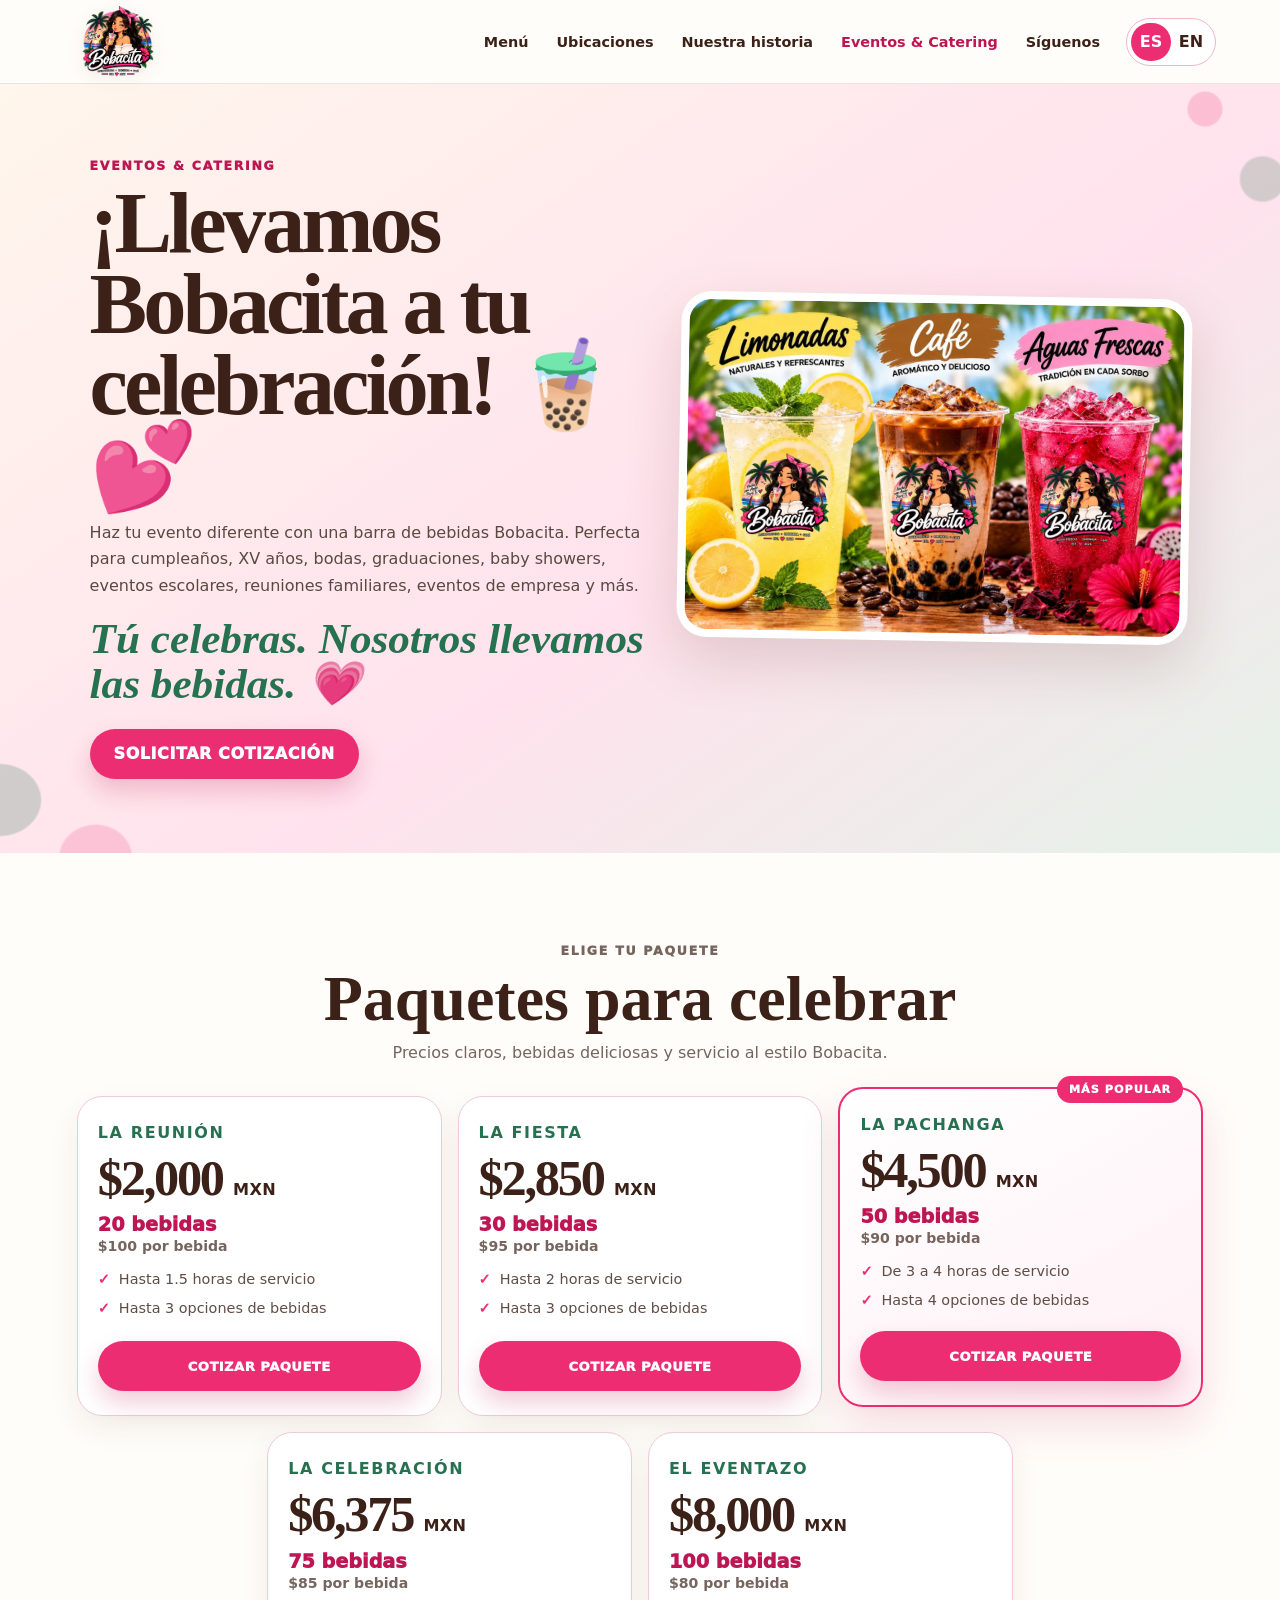
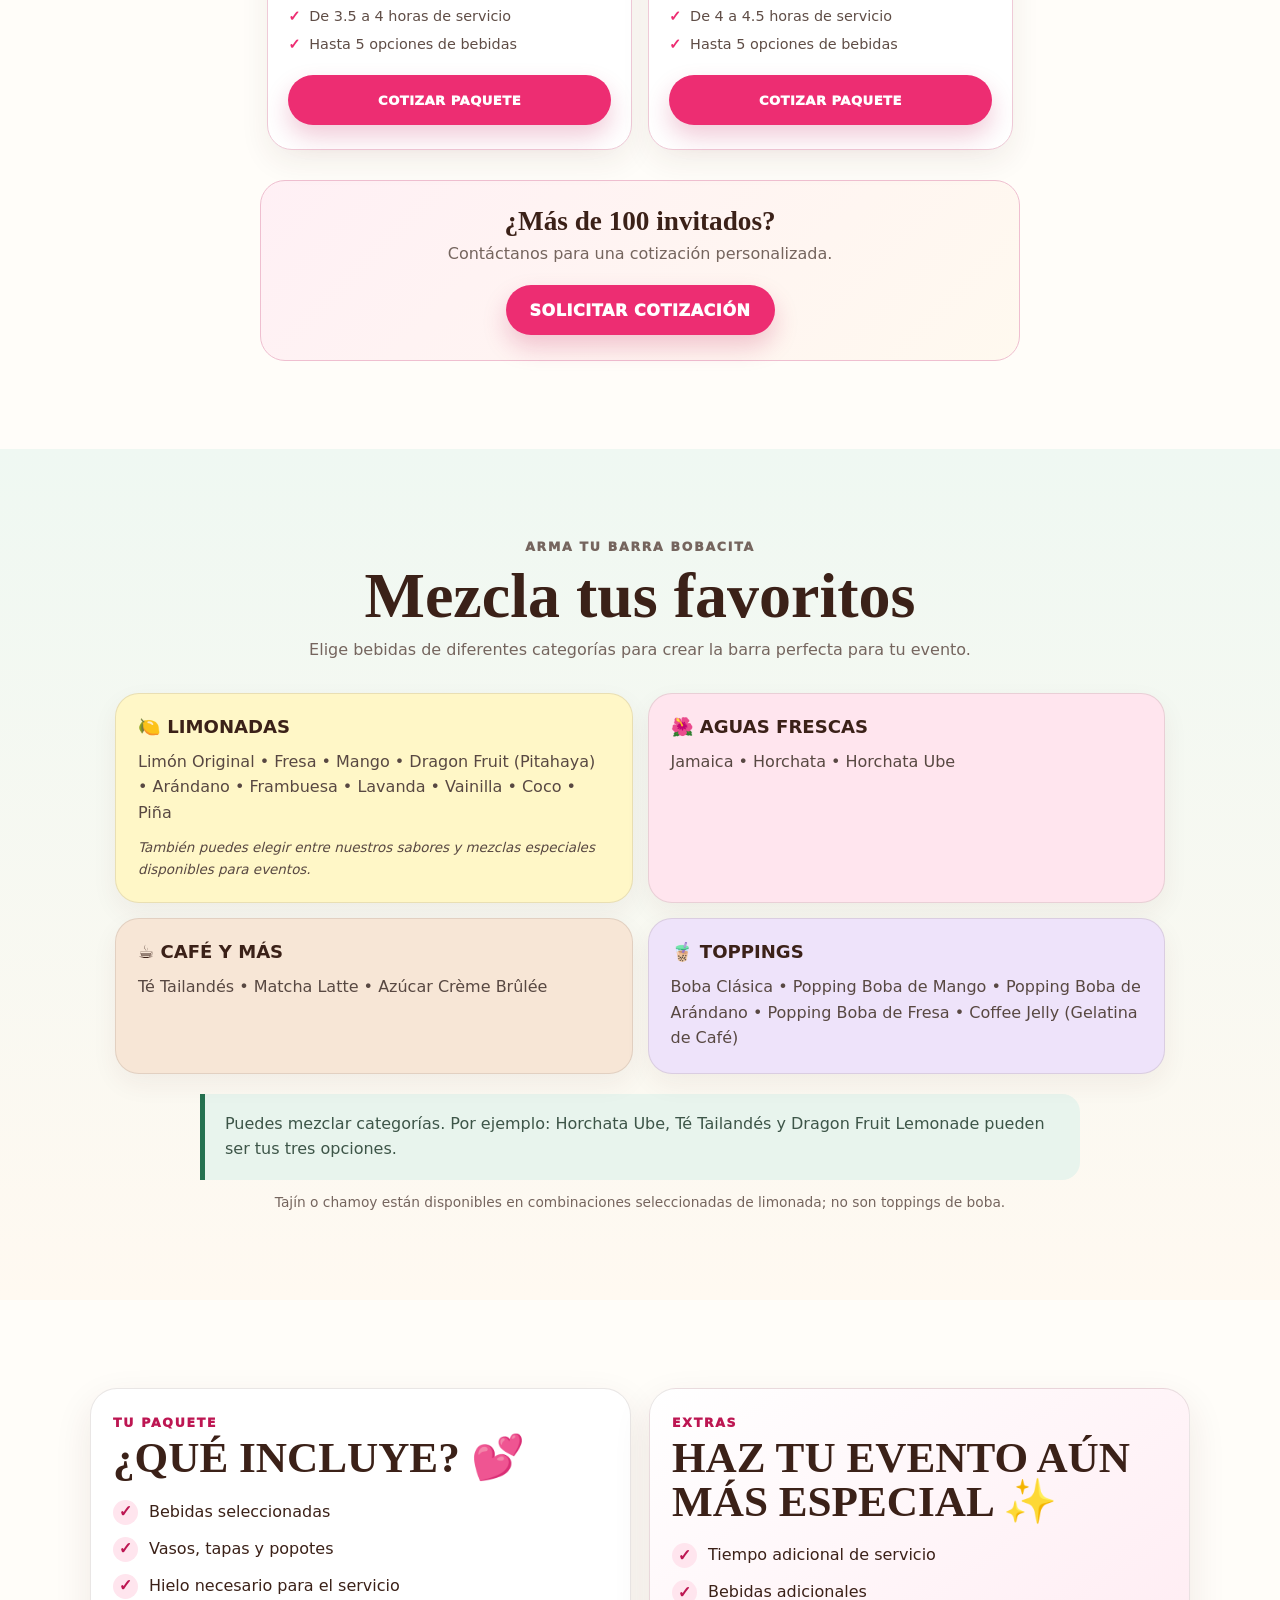
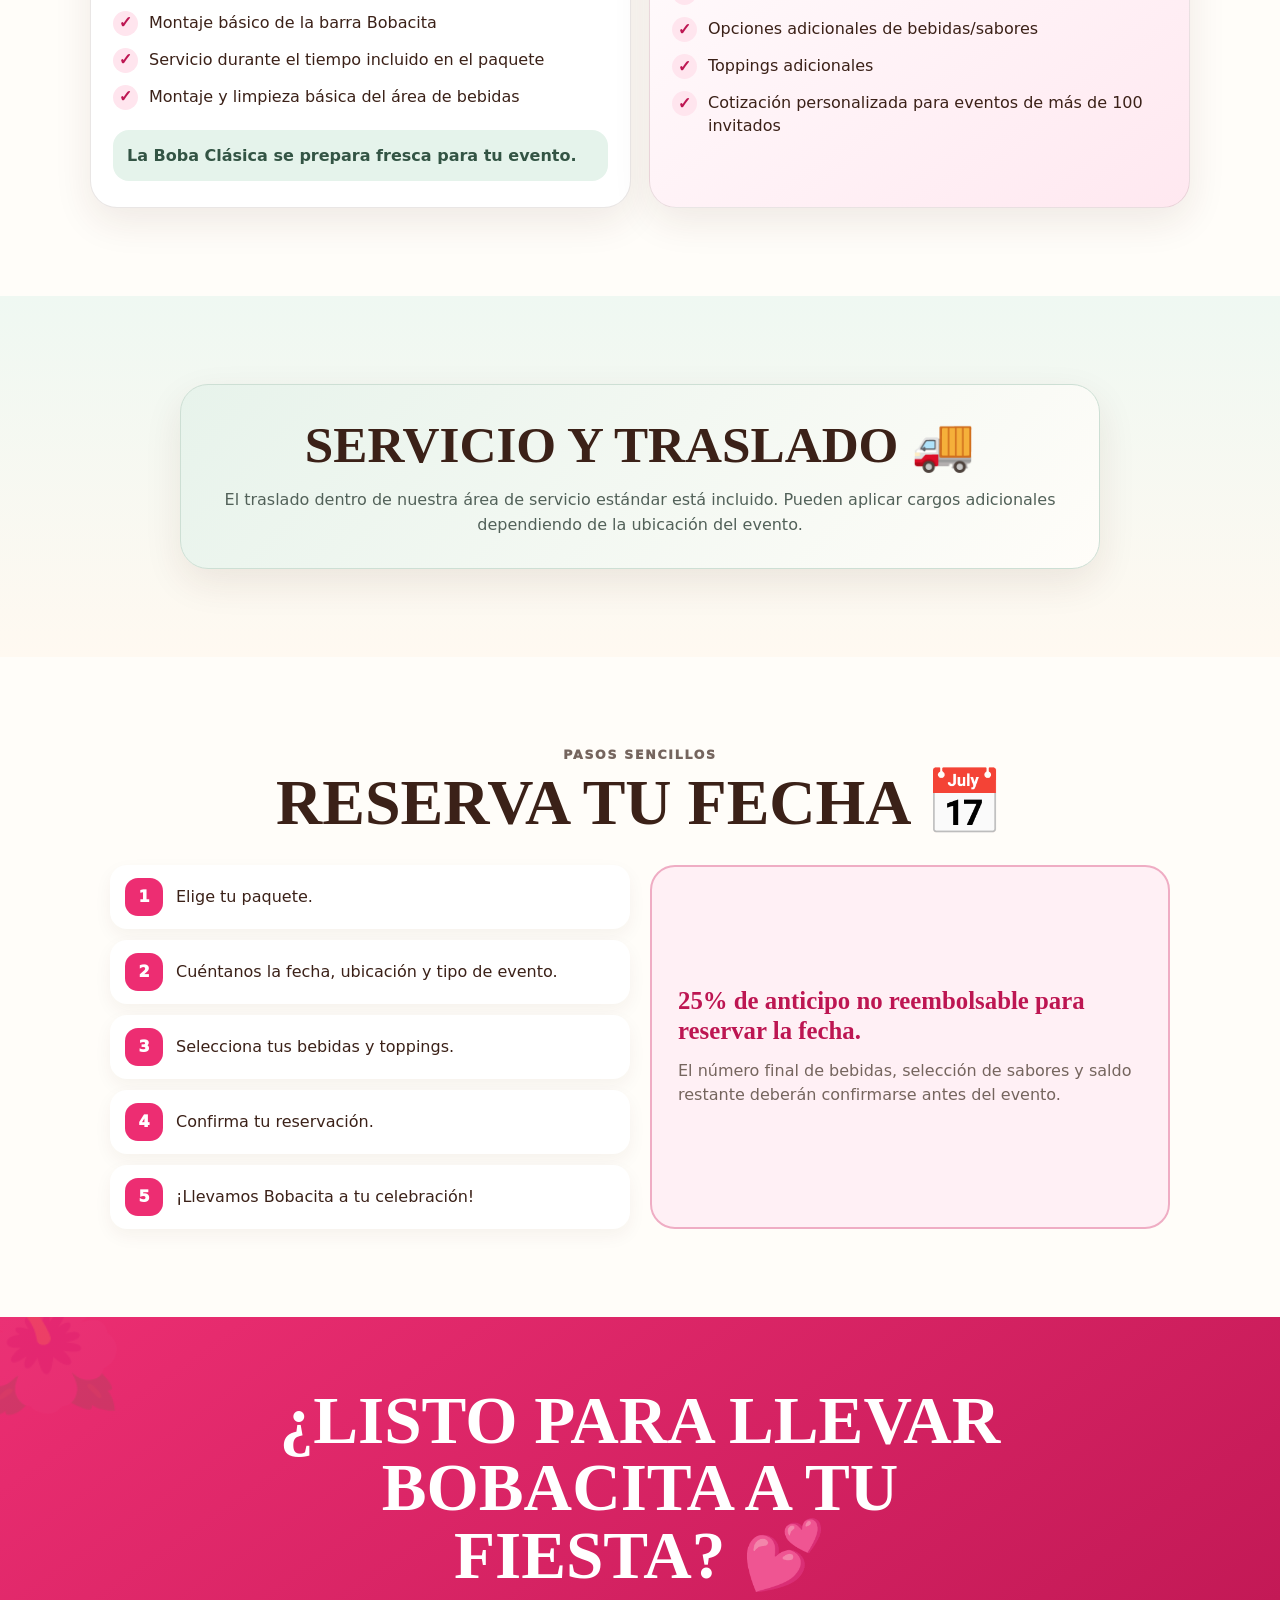
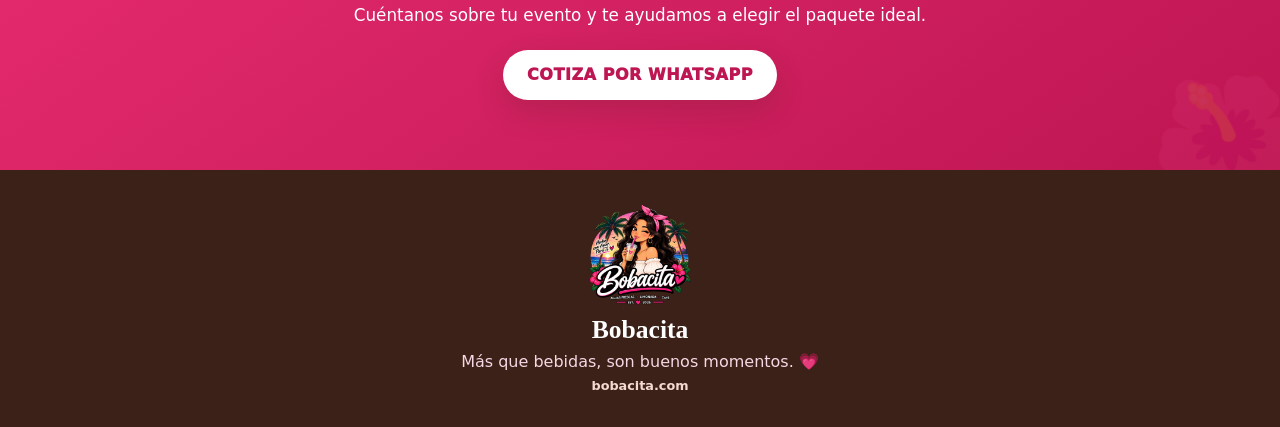
<file: catering.html>
<!doctype html>
<html lang="es">
<head>
  <meta charset="utf-8">
  <meta name="viewport" content="width=device-width,initial-scale=1">
  <title>Eventos &amp; Catering | Bobacita</title>
  <meta name="description" content="Barra de bebidas Bobacita para cumpleaños, XV años, bodas, graduaciones y eventos en Tijuana.">
  <link rel="icon" href="/favicon.ico?v=20260928-1" sizes="any">
  <link rel="icon" type="image/png" sizes="32x32" href="/favicon-32x32.png?v=20260928-1">
  <link rel="icon" type="image/png" sizes="16x16" href="/favicon-16x16.png?v=20260928-1">
  <link rel="apple-touch-icon" sizes="180x180" href="/apple-touch-icon.png?v=20260928-1">
  <link rel="icon" type="image/png" sizes="192x192" href="/favicon-192x192.png?v=20260928-1">
  <link rel="stylesheet" href="styles.css">
  <link rel="stylesheet" href="catering.css">
</head>
<body class="catering-page">
  <header class="site-header">
    <a class="brand" href="index.html#inicio" aria-label="Bobacita">
      <img src="assets/web/bobacita-logo.webp" width="600" height="600" alt="Bobacita" decoding="async" fetchpriority="high">
    </a>
    <nav class="desktop-nav" aria-label="Navegación principal" data-i18n-aria="main_navigation">
      <a href="index.html#ubicaciones" data-i18n="nav_menu">Menú</a>
      <a href="index.html#ubicaciones" data-i18n="nav_locations">Ubicaciones</a>
      <a href="index.html#historia" data-i18n="nav_story">Nuestra historia</a>
      <a class="active" href="catering.html" aria-current="page" data-i18n="nav_catering">Eventos &amp; Catering</a>
      <a href="index.html#siguenos" data-i18n="nav_follow">Síguenos</a>
    </nav>
    <div class="lang-switch" aria-label="Cambiar idioma" data-i18n-aria="language_switch">
      <button class="active" type="button" data-lang="es" aria-pressed="true">ES</button>
      <button type="button" data-lang="en" aria-pressed="false">EN</button>
    </div>
    <button class="menu-toggle" type="button" aria-label="Abrir menú" aria-expanded="false" aria-controls="mobile-navigation" data-i18n-aria="open_menu"><span></span><span></span><span></span></button>
  </header>
  <nav class="mobile-nav" id="mobile-navigation" aria-label="Navegación móvil" data-i18n-aria="mobile_navigation" hidden>
    <a href="index.html#inicio" data-i18n="nav_home">Inicio</a>
    <a href="index.html#ubicaciones" data-i18n="nav_menu">Menú</a>
    <a href="index.html#ubicaciones" data-i18n="nav_locations">Ubicaciones</a>
    <a href="index.html#ubicaciones" data-i18n="nav_featured">Bebida destacada</a>
    <a href="index.html#historia" data-i18n="nav_story">Nuestra historia</a>
    <a href="index.html#siguenos" data-i18n="nav_follow">Síguenos</a>
    <a href="catering.html" aria-current="page" data-i18n="nav_catering">Eventos &amp; Catering</a>
  </nav>

  <main>
    <section class="catering-hero">
      <div class="catering-hero-copy">
        <p class="catering-eyebrow" data-i18n="hero_eyebrow">EVENTOS &amp; CATERING</p>
        <h1 data-i18n="hero_title">¡Llevamos Bobacita a tu celebración! 🧋💕</h1>
        <p class="catering-hero-text" data-i18n="hero_text">Haz tu evento diferente con una barra de bebidas Bobacita. Perfecta para cumpleaños, XV años, bodas, graduaciones, baby showers, eventos escolares, reuniones familiares, eventos de empresa y más.</p>
        <h2 data-i18n="hero_subtitle">Tú celebras. Nosotros llevamos las bebidas. 💗</h2>
        <a class="wa-button" data-wa="general" href="https://wa.me/525662849695" target="_blank" rel="noopener" data-i18n="request_quote">SOLICITAR COTIZACIÓN</a>
      </div>
      <figure class="catering-hero-visual">
        <img src="assets/web/three-category-website.webp" width="1200" height="800" alt="Barra de bebidas Bobacita con limonada, café y agua fresca" data-i18n-alt="hero_image_alt" decoding="async" fetchpriority="high">
      </figure>
    </section>

    <section class="catering-section alt" id="paquetes">
      <div class="catering-heading">
        <p class="catering-section-kicker" data-i18n="packages_kicker">ELIGE TU PAQUETE</p>
        <h2 data-i18n="packages_title">Paquetes para celebrar</h2>
        <p data-i18n="packages_intro">Precios claros, bebidas deliciosas y servicio al estilo Bobacita.</p>
      </div>
      <div class="package-grid">
        <article class="package-card">
          <h3>La Reunión</h3><p class="package-price">$2,000 <small>MXN</small></p>
          <p class="package-drinks" data-i18n="drinks_20">20 bebidas</p><p class="package-rate" data-i18n="rate_100">$100 por bebida</p>
          <ul><li data-i18n="service_15">Hasta 1.5 horas de servicio</li><li data-i18n="options_3">Hasta 3 opciones de bebidas</li></ul>
          <a class="wa-button" data-wa="package" data-package-es="La Reunión" data-package-en="La Reunión" href="https://wa.me/525662849695" target="_blank" rel="noopener" data-i18n="package_quote">COTIZAR PAQUETE</a>
        </article>
        <article class="package-card">
          <h3>La Fiesta</h3><p class="package-price">$2,850 <small>MXN</small></p>
          <p class="package-drinks" data-i18n="drinks_30">30 bebidas</p><p class="package-rate" data-i18n="rate_95">$95 por bebida</p>
          <ul><li data-i18n="service_2">Hasta 2 horas de servicio</li><li data-i18n="options_3">Hasta 3 opciones de bebidas</li></ul>
          <a class="wa-button" data-wa="package" data-package-es="La Fiesta" data-package-en="La Fiesta" href="https://wa.me/525662849695" target="_blank" rel="noopener" data-i18n="package_quote">COTIZAR PAQUETE</a>
        </article>
        <article class="package-card popular">
          <span class="popular-badge" data-i18n="most_popular">MÁS POPULAR</span>
          <h3>La Pachanga</h3><p class="package-price">$4,500 <small>MXN</small></p>
          <p class="package-drinks" data-i18n="drinks_50">50 bebidas</p><p class="package-rate" data-i18n="rate_90">$90 por bebida</p>
          <ul><li data-i18n="service_34">De 3 a 4 horas de servicio</li><li data-i18n="options_4">Hasta 4 opciones de bebidas</li></ul>
          <a class="wa-button" data-wa="package" data-package-es="La Pachanga" data-package-en="La Pachanga" href="https://wa.me/525662849695" target="_blank" rel="noopener" data-i18n="package_quote">COTIZAR PAQUETE</a>
        </article>
        <article class="package-card">
          <h3>La Celebración</h3><p class="package-price">$6,375 <small>MXN</small></p>
          <p class="package-drinks" data-i18n="drinks_75">75 bebidas</p><p class="package-rate" data-i18n="rate_85">$85 por bebida</p>
          <ul><li data-i18n="service_354">De 3.5 a 4 horas de servicio</li><li data-i18n="options_5">Hasta 5 opciones de bebidas</li></ul>
          <a class="wa-button" data-wa="package" data-package-es="La Celebración" data-package-en="La Celebración" href="https://wa.me/525662849695" target="_blank" rel="noopener" data-i18n="package_quote">COTIZAR PAQUETE</a>
        </article>
        <article class="package-card">
          <h3>El Eventazo</h3><p class="package-price">$8,000 <small>MXN</small></p>
          <p class="package-drinks" data-i18n="drinks_100">100 bebidas</p><p class="package-rate" data-i18n="rate_80">$80 por bebida</p>
          <ul><li data-i18n="service_445">De 4 a 4.5 horas de servicio</li><li data-i18n="options_5">Hasta 5 opciones de bebidas</li></ul>
          <a class="wa-button" data-wa="package" data-package-es="El Eventazo" data-package-en="El Eventazo" href="https://wa.me/525662849695" target="_blank" rel="noopener" data-i18n="package_quote">COTIZAR PAQUETE</a>
        </article>
      </div>
      <div class="custom-quote">
        <h3 data-i18n="over_100_title">¿Más de 100 invitados?</h3>
        <p data-i18n="over_100_text">Contáctanos para una cotización personalizada.</p>
        <a class="wa-button" data-wa="custom" href="https://wa.me/525662849695" target="_blank" rel="noopener" data-i18n="request_quote">SOLICITAR COTIZACIÓN</a>
      </div>
    </section>

    <section class="catering-section green-wash" id="barra">
      <div class="catering-heading">
        <p class="catering-section-kicker" data-i18n="bar_kicker">ARMA TU BARRA BOBACITA</p>
        <h2 data-i18n="bar_title">Mezcla tus favoritos</h2>
        <p data-i18n="bar_intro">Elige bebidas de diferentes categorías para crear la barra perfecta para tu evento.</p>
      </div>
      <div class="bar-grid">
        <article class="bar-card"><h3 data-i18n="lemonades_title">🍋 LIMONADAS</h3><p data-i18n="lemonades_list">Limón Original • Fresa • Mango • Dragon Fruit (Pitahaya) • Arándano • Frambuesa • Lavanda • Vainilla • Coco • Piña</p><p class="bar-note" data-i18n="lemonades_note">También puedes elegir entre nuestros sabores y mezclas especiales disponibles para eventos.</p></article>
        <article class="bar-card"><h3 data-i18n="aguas_title">🌺 AGUAS FRESCAS</h3><p data-i18n="aguas_list">Jamaica • Horchata • Horchata Ube</p></article>
        <article class="bar-card"><h3 data-i18n="cafe_title">☕ CAFÉ Y MÁS</h3><p data-i18n="cafe_list">Té Tailandés • Matcha Latte • Azúcar Crème Brûlée</p></article>
        <article class="bar-card"><h3 data-i18n="toppings_title">🧋 TOPPINGS</h3><p data-i18n="toppings_list">Boba Clásica • Popping Boba de Mango • Popping Boba de Arándano • Popping Boba de Fresa • Coffee Jelly (Gelatina de Café)</p></article>
      </div>
      <p class="mix-note" data-i18n="mix_note">Puedes mezclar categorías. Por ejemplo: Horchata Ube, Té Tailandés y Dragon Fruit Lemonade pueden ser tus tres opciones.</p>
      <p class="tajin-note" data-i18n="tajin_note">Tajín o chamoy están disponibles en combinaciones seleccionadas de limonada; no son toppings de boba.</p>
    </section>

    <section class="catering-section alt">
      <div class="split-grid">
        <article class="info-panel">
          <p class="catering-section-kicker" data-i18n="included_kicker">TU PAQUETE</p><h2 data-i18n="included_title">¿QUÉ INCLUYE? 💕</h2>
          <ul class="check-list">
            <li data-i18n="included_1">Bebidas seleccionadas</li><li data-i18n="included_2">Vasos, tapas y popotes</li><li data-i18n="included_3">Hielo necesario para el servicio</li><li data-i18n="included_4">Montaje básico de la barra Bobacita</li><li data-i18n="included_5">Servicio durante el tiempo incluido en el paquete</li><li data-i18n="included_6">Montaje y limpieza básica del área de bebidas</li>
          </ul>
          <p class="fresh-note" data-i18n="fresh_boba">La Boba Clásica se prepara fresca para tu evento.</p>
        </article>
        <article class="info-panel pink">
          <p class="catering-section-kicker" data-i18n="extras_kicker">EXTRAS</p><h2 data-i18n="extras_title">HAZ TU EVENTO AÚN MÁS ESPECIAL ✨</h2>
          <ul class="check-list">
            <li data-i18n="extra_1">Tiempo adicional de servicio</li><li data-i18n="extra_2">Bebidas adicionales</li><li data-i18n="extra_3">Opciones adicionales de bebidas/sabores</li><li data-i18n="extra_4">Toppings adicionales</li><li data-i18n="extra_5">Cotización personalizada para eventos de más de 100 invitados</li>
          </ul>
        </article>
      </div>
    </section>

    <section class="catering-section green-wash">
      <article class="travel-card">
        <h2 data-i18n="travel_title">SERVICIO Y TRASLADO 🚚</h2>
        <p data-i18n="travel_text">El traslado dentro de nuestra área de servicio estándar está incluido. Pueden aplicar cargos adicionales dependiendo de la ubicación del evento.</p>
      </article>
    </section>

    <section class="catering-section alt" id="reservar">
      <div class="catering-heading"><p class="catering-section-kicker" data-i18n="reserve_kicker">PASOS SENCILLOS</p><h2 data-i18n="reserve_title">RESERVA TU FECHA 📅</h2></div>
      <div class="reservation-wrap">
        <ol class="steps">
          <li data-i18n="step_1">Elige tu paquete.</li><li data-i18n="step_2">Cuéntanos la fecha, ubicación y tipo de evento.</li><li data-i18n="step_3">Selecciona tus bebidas y toppings.</li><li data-i18n="step_4">Confirma tu reservación.</li><li data-i18n="step_5">¡Llevamos Bobacita a tu celebración!</li>
        </ol>
        <aside class="deposit-card"><strong data-i18n="deposit">25% de anticipo no reembolsable para reservar la fecha.</strong><p data-i18n="confirmation_note">El número final de bebidas, selección de sabores y saldo restante deberán confirmarse antes del evento.</p></aside>
      </div>
    </section>

    <section class="final-cta">
      <div class="final-cta-inner"><h2 data-i18n="final_title">¿LISTO PARA LLEVAR BOBACITA A TU FIESTA? 💕</h2><p data-i18n="final_text">Cuéntanos sobre tu evento y te ayudamos a elegir el paquete ideal.</p><a class="wa-button" data-wa="general" href="https://wa.me/525662849695" target="_blank" rel="noopener" data-i18n="whatsapp_quote">COTIZA POR WHATSAPP</a></div>
    </section>
  </main>

  <footer class="catering-footer">
    <img src="assets/web/bobacita-logo.webp" width="600" height="600" alt="Bobacita" loading="lazy" decoding="async">
    <strong>Bobacita</strong><p data-i18n="footer_line">Más que bebidas, son buenos momentos. 💗</p><a href="https://bobacita.com">bobacita.com</a>
  </footer>
  <script src="catering.js" defer></script>
</body>
</html>
</file>
<file: locations.css>
[hidden]{display:none!important}
.locations-section{padding:48px 18px 56px;background:linear-gradient(160deg,#fff2e8 0%,#ffe6ee 54%,#f0f9f1 100%);scroll-margin-top:86px}
.locations-section.has-selection{padding-bottom:24px}
.locations-heading{max-width:760px;margin:0 auto 24px;text-align:center}
.locations-heading h2,.location-menu-heading h2{margin:8px 0;font-family:Georgia,"Times New Roman",serif;font-size:clamp(2rem,8vw,3.5rem);line-height:1.08}
.locations-heading p:last-child{margin:8px auto 0;color:#5e4c45;line-height:1.55}
.location-cards{display:grid;gap:16px;max-width:1040px;margin:auto}
.location-card{min-width:0;padding:24px;border:1px solid #efc4d1;border-radius:25px;background:#fffdf9;box-shadow:var(--shadow)}
.location-card h3{margin:0 0 8px;color:var(--brown);font-family:Georgia,"Times New Roman",serif;font-size:1.65rem}
.location-card p{margin:0 0 18px;color:var(--muted);line-height:1.4}
.location-actions{display:grid;grid-template-columns:repeat(2,minmax(0,1fr));gap:9px}
.location-actions a,.location-menu-heading a,.menu-download{display:inline-flex;min-height:48px;align-items:center;justify-content:center;padding:11px 14px;border:1px solid var(--pink);border-radius:999px;color:var(--pink-dark);font-size:.85rem;font-weight:900;text-align:center}
.location-actions .view-menu{background:var(--pink);color:#fff}
.location-actions a:nth-child(2){background:#eff8f0;border-color:var(--green);color:var(--green)}
.location-actions .download-menu{grid-column:1/-1;min-height:38px;border:0;background:transparent;text-decoration:underline;text-underline-offset:3px}
.location-actions a:focus-visible,.location-menu-heading a:focus-visible{outline:3px solid var(--green);outline-offset:3px}
.location-menu-heading{padding:32px 18px 18px;text-align:center;scroll-margin-top:86px}
.has-selection+.location-menu-heading{padding-top:20px}
.location-menu-heading h2{font-size:clamp(1.8rem,6vw,3rem)}
.current-location-name{margin:6px 0;color:var(--pink-dark);font-size:clamp(1.5rem,5vw,2.4rem);font-weight:900;letter-spacing:.04em}
.location-menu-heading h2{margin-top:2px;font-size:clamp(1.15rem,3.8vw,1.65rem)}
.location-menu-heading a{margin-top:12px;background:#fff;min-width:190px}
.municipal-menu{padding:10px 18px 55px;background:#fff9f1;scroll-margin-top:86px}
.shared-order-callout{max-width:1040px;margin:0 auto 18px;padding:17px;border:1px solid #edced8;border-radius:20px;background:#fff;text-align:center}
.shared-order-callout p{margin:0 0 12px;color:var(--brown);font-weight:750}
.shared-order-callout button,.pickup-options a{display:inline-flex;min-height:48px;align-items:center;justify-content:center;padding:10px 20px;border:1px solid var(--pink);border-radius:999px;background:var(--pink);color:#fff;font:inherit;font-weight:900;cursor:pointer;text-decoration:none}
.pickup-dialog{width:min(92vw,440px);padding:28px;border:1px solid #edced8;border-radius:24px;background:#fffdf9;color:var(--brown);box-shadow:0 24px 70px rgba(48,23,17,.25);text-align:center}
.pickup-dialog::backdrop{background:rgba(35,22,17,.55)}
.pickup-dialog h2{margin:8px 0;font-family:Georgia,"Times New Roman",serif}
.pickup-dialog p{line-height:1.45}
.pickup-dialog form{display:flex;justify-content:flex-end}
.pickup-close{width:40px;height:40px;border:0;border-radius:50%;background:#fff0f5;color:var(--brown);font-size:1.6rem;cursor:pointer}
.pickup-options{display:grid;gap:10px;margin-top:20px}
.shared-order-callout button:focus-visible,.pickup-options a:focus-visible,.pickup-close:focus-visible{outline:3px solid var(--green);outline-offset:3px}
.municipal-favorites{max-width:1040px;margin:0 auto 18px}
.municipal-favorites h2{margin:0 0 10px;color:var(--pink-dark);font-size:.85rem;font-weight:950;letter-spacing:.13em;text-align:center}
.municipal-favorite-photos{display:grid;grid-template-columns:repeat(2,minmax(0,1fr));gap:9px}
.municipal-favorite-photos a{position:relative;display:block;min-width:0;overflow:hidden;border:1px solid #f4d5df;border-radius:17px;background:#fff;box-shadow:0 6px 17px rgba(77,38,27,.08)}
.municipal-favorite-photos img{display:block;width:100%;height:auto;aspect-ratio:1;object-fit:contain}
.municipal-favorite-name{position:absolute;inset:auto 6px 6px;display:block;padding:6px 5px;border:1px solid #f4d5df;border-radius:10px;background:rgba(255,253,249,.96);color:var(--brown);font-size:clamp(.78rem,1.7vw,.95rem);font-weight:850;line-height:1.2;text-align:center;text-wrap:balance}
.municipal-favorite-photos a:focus-visible{outline:3px solid var(--green);outline-offset:3px}
.municipal-products{display:grid;gap:14px;max-width:1040px;margin:0 auto 26px}
.municipal-products section,.location-menu-addition{padding:18px;border:1px solid #edced8;border-radius:20px;background:#fff;box-shadow:0 9px 23px rgba(77,38,27,.06)}
.municipal-products details summary{display:flex;align-items:center;justify-content:space-between;gap:12px;cursor:pointer;color:var(--pink-dark);font-family:Georgia,"Times New Roman",serif;font-size:1.3rem;font-weight:700;list-style:none}
.municipal-products details summary::-webkit-details-marker{display:none}
.municipal-products details summary::after{content:"+";flex:none;color:var(--pink);font-family:Arial,sans-serif;font-size:1.5rem}
.municipal-products details[open] summary::after{content:"−"}
.municipal-products details summary small{margin-left:auto;color:var(--muted);font-family:Arial,sans-serif;font-size:.7rem;font-weight:700;text-align:right}
.municipal-group-note{display:block;margin-top:4px;color:var(--muted);font-family:Arial,sans-serif;font-size:.8rem;font-weight:600;line-height:1.3}
.municipal-products details summary:focus-visible{outline:3px solid var(--green);outline-offset:3px}
.municipal-products details[open] summary{margin-bottom:14px}
.municipal-products h3,.location-menu-addition h3{margin:0 0 10px;color:var(--pink-dark);font-family:Georgia,"Times New Roman",serif;font-size:1.3rem}
.municipal-products ul{display:flex;flex-wrap:wrap;gap:8px;margin:0;padding:0;list-style:none}
.municipal-products li{padding:9px 12px;border-radius:999px;background:#fff0f5;font-size:.88rem;font-weight:750}
.municipal-products .priced-products{display:grid;grid-template-columns:repeat(2,minmax(0,1fr));gap:9px}
.municipal-products .priced-products li{display:flex;min-width:0;flex-direction:column;gap:3px;border:1px solid #f4d5df;border-radius:15px;background:#fff7f9;line-height:1.3}
.municipal-products .priced-products li[id]{scroll-margin-top:110px}
.municipal-product-photo{display:block;width:100%;height:auto;aspect-ratio:1;object-fit:contain;border-radius:11px;background:#fff7f9}
.municipal-products .priced-products strong{font-size:.96rem;color:var(--brown)}
.municipal-products .priced-products li>span:not(.product-details){color:var(--muted);font-weight:600}
.municipal-products .priced-products li>span:not(.product-details){font-size:.78rem;line-height:1.35}
.product-details{display:flex;flex-wrap:wrap;align-items:baseline;justify-content:space-between;gap:3px;margin-top:auto;padding-top:7px}
.product-details small{font-size:.78rem;color:var(--muted)}
.product-details b{font-size:1.05rem;color:var(--pink-dark);white-space:nowrap}
.municipal-product-order{align-self:flex-start;margin-top:6px;padding:5px 12px;border:1px solid var(--pink);border-radius:999px;color:var(--pink-dark);font-size:.75rem;font-weight:900;text-decoration:none}
.municipal-product-order:focus-visible,.municipal-sticky-order:focus-visible{outline:3px solid var(--green);outline-offset:3px}
.municipal-sticky-order{display:none}
.municipal-order-hero{padding:22px 18px 20px;background:linear-gradient(145deg,#fff2e8,#ffe3ee 57%,#eaf6ed)}
.municipal-order-inner{max-width:1040px;margin:auto;text-align:center}
.municipal-order-brand{margin:0;color:var(--pink-dark);font-size:.77rem;font-weight:950;letter-spacing:.18em}
.municipal-order-hero h1{margin:5px 0;font-family:Georgia,"Times New Roman",serif;font-size:clamp(1.7rem,7.3vw,3rem);line-height:1.12;color:var(--brown)}
.municipal-order-status{margin:0 0 15px;color:var(--pink-dark);font-size:.82rem;font-weight:900;letter-spacing:.06em}
.municipal-order-actions{display:grid;gap:9px;max-width:550px;margin:auto}
.municipal-order-actions a,.municipal-order-again a{display:flex;min-height:52px;align-items:center;justify-content:center;padding:10px 16px;border:1px solid var(--pink);border-radius:999px;background:#fff;color:var(--pink-dark);font-size:.92rem;font-weight:900;text-align:center}
.municipal-order-actions .municipal-whatsapp,.municipal-order-again .municipal-whatsapp{background:var(--pink);color:#fff}
.municipal-order-secondary{display:flex;flex-wrap:wrap;justify-content:center;gap:8px 17px;margin-top:13px}
.municipal-order-secondary a{padding:5px 0;color:var(--green);font-size:.8rem;font-weight:850;text-decoration:underline;text-underline-offset:3px}
.municipal-order-again{display:grid;gap:9px;max-width:550px;margin:2px auto 26px}
.municipal-order-actions a:focus-visible,.municipal-order-secondary a:focus-visible,.municipal-order-again a:focus-visible{outline:3px solid var(--green);outline-offset:3px}
html.municipal-direct .hero,html.municipal-direct .locations-section,html.municipal-direct .location-menu-heading{display:none}
html.municipal-direct .municipal-menu{padding-top:18px}
.location-menu-addition{max-width:1120px;margin:20px auto 0}
.location-menu-addition p:last-child{margin:0;color:var(--muted)}
.official-artwork{max-width:860px;margin:0 auto;padding:8px 18px 20px}
.official-artwork img{width:100%;height:auto;border-radius:18px;object-fit:contain;box-shadow:var(--shadow)}
.municipal-artwork{display:grid;gap:18px;max-width:860px;margin:auto}
.municipal-artwork figure{margin:0;padding:8px;border:1px solid #ecd2d8;border-radius:19px;background:#fff;box-shadow:var(--shadow)}
.municipal-artwork img{display:block;width:100%;height:auto;object-fit:contain;border-radius:12px}
.municipal-artwork figcaption{padding:8px;text-align:center;color:var(--muted);font-weight:750}
.menu-download{width:max-content;max-width:100%;margin:20px auto 0;background:#fff}
.menu-downloads{display:flex;flex-wrap:wrap;align-items:center;justify-content:center;gap:10px}
.menu-downloads .menu-download{margin:8px 0 0}
.menu-artwork-section{display:grid;gap:10px;scroll-margin-top:100px}
.menu-artwork-section h2{margin:12px 0 0;font-family:Georgia,"Times New Roman",serif;font-size:clamp(1.6rem,4vw,2.4rem);text-align:center}
.menu-artwork-section .menu-download{margin:4px auto 16px}
.holiday-special[hidden]{display:none}
.holiday-special{max-width:960px;margin:38px auto 10px;padding:22px;border:1px solid #e9b8c8;border-radius:26px;background:linear-gradient(145deg,#fff8ef,#ffedf3);box-shadow:var(--shadow);scroll-margin-top:100px}
.holiday-special-heading{text-align:center}
.holiday-special-heading h2{margin:7px 0 10px;font-family:Georgia,"Times New Roman",serif;font-size:clamp(1.8rem,5vw,3rem);line-height:1.1}
.holiday-special-heading p:last-child{max-width:680px;margin:0 auto 22px;line-height:1.55}
.holiday-special-art{display:grid;gap:14px;align-items:start}
.holiday-special-art figure{margin:0;padding:7px;border:1px solid #edced8;border-radius:18px;background:#fff}
.holiday-special-art img{display:block;width:100%;height:auto;border-radius:12px}
.holiday-special-zoom{margin:12px 0 0;color:var(--muted);font-size:.85rem;text-align:center}
.holiday-special-follow,.holiday-special-review{margin:16px 0 0;line-height:1.5;text-align:center}
.holiday-special a{color:var(--pink-dark);font-weight:850;text-underline-offset:3px}
@media(min-width:760px){.holiday-special-art{grid-template-columns:repeat(2,minmax(0,1fr))}}
@media(min-width:680px){.location-cards{grid-template-columns:repeat(2,minmax(0,1fr))}.municipal-favorite-photos{grid-template-columns:repeat(4,minmax(0,1fr))}.municipal-products .priced-products{grid-template-columns:repeat(3,minmax(0,1fr))}}
@media(min-width:680px){.municipal-order-actions,.municipal-order-again{grid-template-columns:repeat(2,minmax(0,1fr))}}
@media(min-width:1000px){.municipal-products .priced-products{grid-template-columns:repeat(4,minmax(0,1fr))}}
@media(min-width:900px) and (max-width:1149px){.desktop-nav{gap:12px;margin-right:12px;font-size:.78rem}.site-header{padding-inline:2vw}}
@media(max-width:679px){.locations-section{padding-top:36px}.location-cards{gap:12px}.location-card{padding:18px}.location-card p{margin-bottom:12px}.location-menu-heading{padding-top:20px}html.municipal-direct body{padding-bottom:calc(72px + env(safe-area-inset-bottom,0px))}html.municipal-direct .municipal-sticky-order{position:fixed;z-index:20;right:16px;bottom:calc(10px + env(safe-area-inset-bottom,0px));left:16px;display:flex;max-width:330px;min-height:44px;align-items:center;justify-content:center;margin:auto;padding:8px 16px;border-radius:999px;background:var(--pink);box-shadow:0 5px 18px rgba(80,26,49,.24);color:#fff;font-size:.82rem;font-weight:900;text-align:center;text-decoration:none}html.municipal-direct .municipal-sticky-order[hidden]{display:none}}
</file>
<file: styles.css>
:root{
  --pink:#ed2d72;
  --pink-dark:#bd1652;
  --pink-soft:#ffe5ee;
  --cream:#fff9f1;
  --paper:#fffdf9;
  --sand:#f2d1ad;
  --green:#257150;
  --green-soft:#e5f3eb;
  --brown:#3b2118;
  --muted:#75655e;
  --line:rgba(59,33,24,.11);
  --shadow:0 14px 38px rgba(77,38,27,.09);
}
*{box-sizing:border-box}
html{scroll-behavior:smooth;scroll-padding-top:86px}
body{margin:0;background:var(--cream);color:var(--brown);font-family:Inter,ui-sans-serif,system-ui,-apple-system,BlinkMacSystemFont,"Segoe UI",sans-serif;overflow-x:hidden}
img{max-width:100%;display:block}
a{color:inherit;text-decoration:none}
button,summary{font:inherit}
summary{cursor:pointer;list-style:none}
summary::-webkit-details-marker{display:none}

.site-header{position:sticky;top:0;z-index:30;display:flex;align-items:center;height:86px;padding:6px max(14px,4vw);border-bottom:1px solid var(--line);background:rgba(255,253,249,.96);backdrop-filter:blur(14px)}
.brand{display:grid;place-items:center;width:96px;height:74px;margin-right:auto}
.brand img{width:96px;height:74px;object-fit:contain;filter:drop-shadow(0 4px 8px rgba(59,33,24,.08))}
.desktop-nav{display:none}
.lang-switch{display:flex;padding:4px;border:1px solid #efb6ca;border-radius:999px;background:#fff}
.lang-switch button{min-width:40px;min-height:38px;border:0;border-radius:999px;background:transparent;color:var(--brown);font-weight:900;cursor:pointer}
.lang-switch button.active{background:var(--pink);color:#fff}
.menu-toggle{display:grid;width:44px;height:44px;margin-left:8px;place-content:center;gap:5px;border:0;border-radius:13px;background:transparent;cursor:pointer}
.menu-toggle span{display:block;width:23px;height:2px;border-radius:999px;background:var(--brown)}
.mobile-nav{position:fixed;inset:86px 0 auto;z-index:29;padding:12px 18px 20px;border-bottom:1px solid var(--line);background:rgba(255,253,249,.98);box-shadow:0 18px 35px rgba(59,33,24,.12);backdrop-filter:blur(16px)}
.mobile-nav[hidden]{display:none}
.mobile-nav a{display:flex;min-height:48px;align-items:center;justify-content:space-between;padding:10px 12px;border-bottom:1px solid var(--line);font-weight:850}
.mobile-nav a:last-child{border-bottom:0;color:var(--pink-dark)}
html.mobile-menu-open{overflow:hidden}
.lang-switch button:focus-visible,.category-links a:focus-visible,summary:focus-visible,.menu-toggle:focus-visible{outline:3px solid rgba(37,113,80,.35);outline-offset:3px}

.hero{position:relative;display:grid;gap:22px;overflow:hidden;padding:28px 18px 34px;background:var(--cream)}
.hero:before,.hero:after{position:absolute;width:150px;height:210px;background:radial-gradient(ellipse at 20% 20%,#3c8a5c 0 15%,transparent 16%),radial-gradient(ellipse at 70% 35%,#257150 0 13%,transparent 14%);opacity:.12;content:""}
.hero:before{top:70px;left:-70px;transform:rotate(-20deg)}.hero:after{right:-80px;bottom:40px;transform:rotate(30deg)}
.hero-copy{position:relative;z-index:2;max-width:620px;text-align:center}
.love-note,.section-kicker,.mini-label{margin:0;color:var(--pink);font-size:.78rem;font-weight:950;letter-spacing:.12em;text-transform:uppercase}
.love-note{display:inline-flex;color:var(--brown);font-family:Georgia,"Times New Roman",serif;font-size:clamp(1.35rem,6vw,2rem);font-style:italic;font-weight:700;letter-spacing:0;text-transform:none}
h1{max-width:520px;margin:12px auto 9px;font-family:Georgia,"Times New Roman",serif;font-size:clamp(1.8rem,9vw,3.3rem);line-height:1.02;letter-spacing:-.035em}
.hero-text{max-width:520px;margin:auto;color:#5e4c45;font-size:1rem;line-height:1.5}
.hero-drinks{position:relative;z-index:2;margin:0;overflow:hidden;border-radius:28px;background:#eaded7;box-shadow:var(--shadow)}
.hero-drinks img{display:block;width:100%;height:auto;object-fit:contain}

.category-dock{position:relative;z-index:3;margin:-12px 14px 0;padding:22px 14px 16px;border:1px solid var(--line);border-radius:28px;background:var(--paper);box-shadow:var(--shadow)}
.menu-intro{text-align:center}
.menu-intro h2{margin:5px 0 20px;font-family:Georgia,"Times New Roman",serif;font-size:2rem}
.category-links{display:grid;gap:10px}
.drink-categories{display:grid;grid-template-columns:1fr 1fr;gap:10px}
.category-links a{display:flex;min-width:0;min-height:84px;align-items:center;gap:9px;padding:11px;border:1px solid #f2ccd8;border-radius:19px}
.category-lemonades{background:#fff0a9}.category-aguas{background:#ffdce8}
.category-links .category-cafe{grid-column:1/-1;background:#f8dfc8}
.category-icon{display:grid;flex:0 0 38px;width:38px;height:38px;place-items:center;border-radius:13px;background:rgba(255,255,255,.62);font-size:1.35rem}
.category-copy{display:flex;min-width:0;flex:1;flex-direction:column;gap:4px}
.category-links strong{min-width:0;font-size:.91rem;line-height:1.1}
.category-links small{color:#5f4e47;font-size:.69rem;line-height:1.2}
.category-arrow{flex:0 0 auto;color:rgba(59,33,24,.55);font-size:1.5rem;line-height:1}
.toppings-addon{position:relative;min-height:70px!important;border-color:#d9c4ec!important;background:#eadcf8}
.addon-plus{display:grid;width:22px;height:22px;place-items:center;border-radius:50%;background:#65518f;color:#fff;font-size:1rem;font-weight:900}

.featured-promotion-section{padding:46px 18px 18px;scroll-margin-top:88px}
.featured-promotion-card{display:grid;max-width:980px;margin:auto;overflow:hidden;border:1px solid #f2bfd0;border-radius:28px;background:linear-gradient(145deg,#fff8f3,#ffe5ee);box-shadow:var(--shadow)}
.featured-promotion-art{display:grid;place-items:center;padding:13px;background:rgba(255,255,255,.55)}
.featured-promotion-art img{display:block;width:min(100%,320px);height:auto;max-height:440px;border-radius:20px;object-fit:contain}
.featured-promotion-copy{display:flex;flex-direction:column;align-items:flex-start;justify-content:center;padding:22px}
.featured-promotion-copy h2{margin:6px 0 13px;color:var(--brown);font-family:Georgia,"Times New Roman",serif;font-size:clamp(2.15rem,10vw,3.8rem);line-height:.95}
.featured-promotion-copy h2 span{display:block;color:var(--pink-dark);font-family:inherit;font-style:italic}
.featured-promotion-copy h2 small{display:block;margin-top:9px;font-family:inherit;font-size:.48em;line-height:1.1}
.featured-specialty{margin:0 0 6px;color:var(--brown);font-weight:900}
.featured-description{margin:0;color:var(--muted);line-height:1.55}
.featured-section-button{display:inline-flex;min-height:46px;align-items:center;justify-content:center;margin-top:18px;padding:0 24px;border-radius:999px;background:var(--pink);color:#fff;font-weight:950;letter-spacing:.04em;box-shadow:0 9px 20px rgba(219,19,103,.22)}
.featured-section-button:hover{background:var(--pink-dark)}
#brown-sugar-brulee{scroll-margin-top:96px}

.menu-section{padding:64px 18px;border-bottom:1px solid var(--line)}
.section-title-row{display:flex;align-items:end;justify-content:space-between;gap:14px;margin:0 auto 22px;max-width:1120px}
.section-title-row h2,.story-section h2,.social-section h2,.contact-section h2{margin:5px 0 0;font-family:Georgia,"Times New Roman",serif;font-size:clamp(2.15rem,10vw,3.8rem);line-height:1}
.back-link{padding-bottom:4px;color:var(--green);font-size:.78rem;font-weight:900;white-space:nowrap}
.section-hero-photo{position:relative;max-width:1120px;margin:0 auto 18px;overflow:hidden;border-radius:26px;background:#eaded7;box-shadow:var(--shadow)}
.section-hero-photo img{width:100%;aspect-ratio:16/11;object-fit:cover}
.section-hero-photo figcaption{position:absolute;right:10px;bottom:10px;left:10px;padding:11px 13px;border-radius:14px;background:rgba(35,22,17,.7);color:#fff;font-size:.83rem;font-weight:750;backdrop-filter:blur(7px)}
.lemonade-photo-grid{display:grid;gap:14px;max-width:1120px;margin:0 auto 18px}
.lemonade-photo-grid .section-hero-photo{width:100%;margin:0}
.lemonade-photo-grid img{width:100%;height:320px;object-fit:cover;object-position:center 48%}

.spotlight-card{display:grid;grid-template-columns:auto 1fr;gap:13px;max-width:1120px;margin:0 auto 28px;padding:20px;border:1px solid #f2bfd0;border-radius:22px;background:linear-gradient(135deg,#fff,#ffe5ee)}
.spotlight-photo{grid-column:1/-1;margin:-20px -20px 3px;overflow:hidden;border-radius:21px 21px 13px 13px;background:#eaded7}
.spotlight-photo img{width:100%;aspect-ratio:4/3;object-fit:cover;object-position:center 48%}
.spotlight-mark{display:grid;width:46px;height:46px;place-items:center;border-radius:15px;background:var(--pink);color:#fff;font-size:1.25rem}
.spotlight-card h3{margin:3px 0 6px;font-size:1.24rem}
.spotlight-card p{margin:0;color:var(--muted);line-height:1.5}
.spotlight-card details{grid-column:1/-1}
.spotlight-card summary,.featured-copy summary{display:flex;min-height:44px;align-items:center;justify-content:center;border:1px solid #efabc2;border-radius:999px;color:var(--pink-dark);font-weight:900}
.spotlight-card details[open] summary,.featured-copy details[open] summary{background:var(--pink);color:#fff}
.spotlight-card details>p,.featured-copy details>p{margin-top:11px;padding:13px;border-radius:14px;background:#fff;line-height:1.5}

.flavor-block,.mixes-accordion{max-width:1120px;margin-right:auto;margin-left:auto}
.subheading-row{display:flex;align-items:center;justify-content:space-between;margin-bottom:12px}
.subheading-row h3{margin:0;font-size:1.22rem}
.subheading-row span{color:var(--muted);font-size:.8rem;font-weight:800}
.flavor-chips{display:grid;grid-template-columns:repeat(3,minmax(0,1fr));gap:8px}
.flavor-chips span{display:grid;min-height:46px;place-items:center;padding:8px;border:1px solid #efcfda;border-radius:15px;background:var(--paper);font-size:.84rem;font-weight:850;text-align:center}
.mixes-accordion{margin-top:22px;border:1px solid var(--line);border-radius:22px;background:var(--paper);box-shadow:0 10px 25px rgba(72,39,29,.05)}
.mixes-accordion>summary{display:flex;min-height:72px;align-items:center;justify-content:space-between;gap:15px;padding:13px 16px}
.mixes-accordion summary span:first-child{display:flex;flex-direction:column;gap:4px}
.mixes-accordion summary small{color:var(--pink);font-size:.67rem;font-weight:900;letter-spacing:.1em}
.mixes-accordion summary strong{font-size:1.03rem}
.summary-action{padding:8px 10px;border-radius:999px;background:var(--green);color:#fff;font-size:.75rem;font-weight:900;white-space:nowrap}
.mix-grid{display:grid;gap:8px;padding:0 12px 14px}
.mix-grid article{padding:13px;border-radius:15px;background:#fff4f7}
.mix-grid h4{margin:0 0 4px;font-size:.93rem}
.mix-grid p{margin:0;color:var(--muted);font-size:.82rem;line-height:1.4}

.aguas-section{background:#f4fbf7}
.agua-cards{display:grid;grid-template-columns:1fr 1fr;gap:10px;max-width:900px;margin:auto}
.agua-card{overflow:hidden;border:1px solid #cfe3d8;border-radius:22px;background:#fff;box-shadow:0 10px 24px rgba(45,93,68,.08)}
.agua-photo{height:220px;overflow:hidden;background:#eaded7}
.agua-photo img{width:100%;height:100%;object-fit:cover;object-position:center}
.agua-card summary{display:grid;min-height:130px;align-content:start;gap:9px;padding:0 0 14px;text-align:center}
.agua-card summary>span{margin-inline:12px}
.agua-card summary>span:not(.details-label){display:flex;min-width:0;flex-direction:column;gap:5px}
.agua-card small{color:var(--muted);font-size:.78rem;line-height:1.35}
.details-label{color:var(--green);font-size:.72rem;font-weight:900;text-align:right}
.agua-card .details-label{display:grid;min-height:38px;place-items:center;border-radius:999px;background:var(--green);color:#fff;text-align:center}
.agua-card>p{margin:0 10px 10px;padding:12px;border-radius:14px;background:var(--green-soft);font-size:.85rem;line-height:1.45}

.weekly-special-section{padding:54px 18px;background:linear-gradient(145deg,#f3e5ff,#fff4fa)}
.weekly-special-card{display:grid;max-width:920px;margin:auto;overflow:hidden;border:1px solid #d9b9e9;border-radius:26px;background:#fff;box-shadow:var(--shadow)}
.weekly-special-photo{height:320px;overflow:hidden;background:#eaded7}
.weekly-special-photo img{width:100%;height:100%;object-fit:cover;object-position:center 48%}
.weekly-special-copy{padding:20px}
.weekly-special-copy h2{margin:6px 0 12px;font-family:Georgia,"Times New Roman",serif;font-size:2rem;line-height:1}
.weekly-special-copy h3{margin:0 0 8px;color:#6d2c91;font-family:Georgia,"Times New Roman",serif;font-size:1.55rem}
.weekly-special-copy p:last-child{margin:0;color:var(--muted);line-height:1.5}

.cafe-section{background:#fff8f1}
.featured-drinks{display:grid;gap:18px;max-width:1120px;margin:auto}
.featured-drink{overflow:hidden;border:1px solid #ead4c4;border-radius:26px;background:#fff;box-shadow:var(--shadow)}
.clean-photo{aspect-ratio:7/10;overflow:hidden;background:#d9c0a7}
.clean-photo img{width:100%;height:100%;object-fit:cover;object-position:center 55%}
.clean-photo-saigon img{object-position:center 54%}
.clean-photo-brulee img{transform:scale(1.07);transform-origin:center}
.featured-copy{padding:20px}
.drink-heading{display:flex;align-items:start;justify-content:space-between;gap:12px}
.featured-copy h3{margin:4px 0 0;font-family:Georgia,serif;font-size:1.8rem;line-height:1}
.featured-copy>p{color:var(--muted);line-height:1.52}
.featured-copy details{margin-top:16px}

.toppings-section{background:#f8f7ff}
.section-lead{max-width:1120px;margin:-8px auto 20px;color:var(--muted);line-height:1.5}
.topping-cards{display:grid;grid-template-columns:repeat(2,minmax(0,1fr));gap:8px;max-width:1120px;margin:auto}
.topping-card{min-width:0;overflow:hidden;border:1px solid #ded9ef;border-radius:20px;background:#fff;box-shadow:0 10px 22px rgba(68,54,109,.07)}
.topping-photo{width:100%;height:112px;margin:0 0 6px;overflow:hidden;background:#fff}
.topping-photo img{width:100%;height:100%;object-fit:cover;object-position:center}
.topping-card summary{position:relative;display:flex;min-height:112px;flex-direction:column;align-items:center;gap:4px;padding:12px 8px 40px;text-align:center}
.topping-card summary strong{font-size:.78rem;line-height:1.15}
.topping-card small{color:var(--pink-dark);font-size:.7rem;font-weight:900;line-height:1.2}
.plus{display:grid;width:32px;height:32px;place-items:center;border-radius:50%;background:#f0edf8;color:#65528e;font-size:1.2rem;font-weight:900}
.topping-card .plus{position:absolute;right:50%;bottom:7px;transform:translateX(50%)}
.topping-card[open] .plus{transform:translateX(50%) rotate(45deg)}
.topping-card>p{margin:0 7px 7px;padding:9px;border-radius:12px;background:#f4f1fb;font-size:.72rem;line-height:1.35;text-align:center}
.tajin-note{max-width:820px;margin:14px auto 0;color:var(--muted);font-size:.78rem;line-height:1.45}

.promo-modal[hidden]{display:none}
.promo-modal{position:fixed;z-index:100;inset:0;display:grid;place-items:center;padding:16px}
.promo-backdrop{position:absolute;inset:0;background:rgba(44,24,18,.62);backdrop-filter:blur(5px)}
.promo-dialog{position:relative;width:min(92vw,520px);max-height:calc(100dvh - 32px);overflow:hidden;border:1px solid rgba(237,45,114,.24);border-radius:26px;background:#2d1a14;box-shadow:0 24px 70px rgba(48,23,17,.3)}
.promo-image{display:grid;min-height:0;place-items:center;overflow:hidden;background:#2d1a14}
.promo-image img{width:100%;height:auto;max-height:calc(100dvh - 32px);object-fit:contain}
.promo-close{position:absolute;z-index:2;top:10px;right:10px;display:grid;width:44px;height:44px;place-items:center;border:1px solid rgba(59,33,24,.12);border-radius:50%;background:rgba(255,253,249,.96);color:var(--brown);box-shadow:0 5px 15px rgba(59,33,24,.14);font-size:1.55rem;line-height:1;cursor:pointer}
.promo-actions{position:absolute;z-index:1;inset:0;pointer-events:none}
.promo-primary,.promo-secondary{position:absolute;left:30%;width:40%;height:8.2%;padding:0;border:0;border-radius:999px;background:transparent;color:transparent;font-size:0;cursor:pointer;pointer-events:auto}
.promo-primary{top:79.5%}
.promo-secondary{top:87.7%}
.visually-hidden{position:absolute!important;width:1px!important;height:1px!important;padding:0!important;margin:-1px!important;overflow:hidden!important;clip:rect(0,0,0,0)!important;white-space:nowrap!important;border:0!important}
.promo-close:focus-visible,.promo-primary:focus-visible,.promo-secondary:focus-visible{outline:3px solid rgba(37,113,80,.4);outline-offset:3px}
html.promo-open,html.promo-open body{overflow:hidden;overscroll-behavior:none}

.story-section{display:grid;gap:28px;padding:66px 20px;background:linear-gradient(145deg,#ffe7ed,#fff9f1)}
.story-logo{display:grid;place-items:center}
.story-logo img{width:min(310px,82vw);height:auto;max-height:360px;object-fit:contain;object-position:center;filter:drop-shadow(0 14px 20px rgba(76,35,29,.12))}
.story-section>div:last-child{max-width:760px}
.story-section p:not(.section-kicker){font-size:1rem;line-height:1.7}
.story-signature{color:var(--pink-dark);font-family:Georgia,serif;font-size:1.18rem!important;font-weight:700}

.social-section{padding:64px 18px;background:var(--paper)}
.social-copy{max-width:720px;margin:0 auto 20px;text-align:center}
.social-copy p:last-child{color:var(--muted);line-height:1.5}
.social-gallery{display:grid;grid-template-columns:1fr 1fr;gap:9px;max-width:800px;margin:auto}
.social-gallery a{position:relative;min-height:180px;overflow:hidden;border-radius:19px;background:#eaded7}
.social-feature-wide{grid-column:1/-1;min-height:220px!important}
.social-gallery img{width:100%;height:100%;min-height:180px;object-fit:cover;transition:transform .2s}
.social-gallery .social-saigon img{object-position:center 56%}
.social-gallery span{position:absolute;right:9px;bottom:9px;left:9px;padding:9px 10px;border-radius:12px;background:rgba(47,25,18,.72);color:#fff;font-size:.72rem;font-weight:850;text-align:center;backdrop-filter:blur(6px)}
.social-gallery a:hover img{transform:scale(1.03)}
.social-links{display:flex;max-width:800px;flex-wrap:wrap;justify-content:center;gap:8px;margin:16px auto 0}
.social-links a{display:flex;min-height:48px;align-items:center;gap:8px;padding:0 14px;border:1px solid #efcada;border-radius:999px;background:#fff7fa;color:var(--pink-dark);font-size:.83rem;font-weight:900}
.collaboration-card{display:grid;max-width:800px;grid-template-columns:78px 1fr;gap:14px;align-items:center;margin:18px auto 0;padding:16px;border:1px solid #efcada;border-radius:22px;background:#fff7fa;box-shadow:0 10px 26px rgba(109,49,49,.08);text-align:left}
.collaboration-card>img{width:78px;height:78px;border-radius:50%;object-fit:cover}
.collaboration-card h3{margin:3px 0 6px;font-family:Georgia,serif;font-size:1.08rem;line-height:1.18}
.collaboration-card p{margin:0;color:#67483d;font-size:.82rem;line-height:1.42}
.collaboration-card .section-kicker{color:var(--pink-dark);font-size:.65rem}
.collaboration-card a{display:inline-flex;margin-top:8px;color:var(--pink-dark);font-weight:900}
.platform-icon{display:grid;width:28px;height:28px;place-items:center;border-radius:50%;color:#fff;font-family:Arial,sans-serif;font-size:1rem;font-style:normal;font-weight:900;line-height:1}
.instagram .platform-icon{background:linear-gradient(145deg,#7d2ae8,#f22970,#ffb438)}
.facebook .platform-icon{background:#1877f2}
.tiktok .platform-icon{background:#171717;text-shadow:1px 0 #25f4ee,-1px 0 #fe2c55}
.youtube .platform-icon{background:#ff0033;font-size:.75rem}

.contact-section{padding:60px 18px;background:linear-gradient(145deg,#ffe3eb,#fff6ef)}
.contact-copy{max-width:700px;margin:0 auto 22px;text-align:center}
.contact-copy>p:last-child{color:var(--muted);line-height:1.5}
.contact-grid{display:grid;gap:10px;max-width:820px;margin:auto}
.contact-card{display:flex;min-width:0;min-height:72px;align-items:center;gap:13px;padding:12px 15px;border:1px solid #efc9d6;border-radius:20px;background:rgba(255,255,255,.88);box-shadow:0 9px 24px rgba(82,43,43,.06)}
a.contact-card{transition:transform .18s,box-shadow .18s}
a.contact-card:hover{transform:translateY(-2px);box-shadow:0 13px 28px rgba(82,43,43,.1)}
.contact-icon{display:grid;width:44px;height:44px;flex:0 0 44px;place-items:center;border-radius:50%;background:var(--pink);color:#fff;font-size:1.1rem;font-weight:900}
.contact-card>span:last-child{display:flex;min-width:0;flex-direction:column;gap:3px}
.contact-card small{color:var(--pink-dark);font-size:.68rem;font-weight:900;letter-spacing:.11em}
.contact-card strong{overflow-wrap:anywhere;font-size:.94rem}
.contact-socials{display:flex;max-width:820px;flex-wrap:wrap;justify-content:center;gap:9px;margin:13px auto 0}
.contact-socials span{display:flex;min-width:150px;flex:1;flex-direction:column;align-items:center;gap:3px;padding:11px 14px;border:1px solid #efc9d6;border-radius:16px;background:rgba(255,255,255,.68)}
.contact-socials small{color:var(--pink-dark);font-size:.66rem;font-weight:900;letter-spacing:.1em}
.contact-socials strong{font-size:.87rem}
.qr-card{display:flex;max-width:820px;align-items:center;justify-content:center;gap:18px;margin:16px auto 0;padding:16px;border:1px solid #efc9d6;border-radius:22px;background:rgba(255,255,255,.88);box-shadow:0 9px 24px rgba(82,43,43,.06)}
.qr-card img{width:148px;height:148px;flex:0 0 148px;object-fit:contain;background:#fff}
.qr-card>span{display:flex;min-width:0;flex-direction:column;gap:5px}
.qr-card small{color:var(--pink-dark);font-size:.66rem;font-weight:900;letter-spacing:.1em}
.qr-card strong{font-family:Georgia,serif;font-size:1.2rem;line-height:1.15}
.qr-card em{color:var(--muted);font-size:.85rem;font-style:normal}

footer{display:grid;justify-items:center;gap:9px;padding:32px 20px;background:var(--brown);color:#fff;text-align:center}
footer img{width:82px;height:70px;object-fit:contain}
footer div{display:flex;flex-direction:column;gap:3px}
footer span,footer a{font-size:.8rem;color:#f4dbd1}

@media(max-width:619px){
  .dragon-spotlight .spotlight-photo img{height:320px;aspect-ratio:auto;object-fit:cover;object-position:center 48%}
  .clean-photo{aspect-ratio:4/5}
  .clean-photo img{object-position:center 52%}
  .clean-photo-saigon img{object-position:center 50%}
  .story-logo img{max-height:310px}
}

@media(max-width:350px){
  .site-header{padding-inline:12px}
  .brand{width:86px}.brand img{width:86px}
  .hero{padding-inline:16px}
  .category-dock{margin-inline:10px;padding-inline:12px}
  .category-links a{padding-inline:9px}.category-links strong{font-size:.82rem}
  .menu-section{padding-inline:14px}
  .flavor-chips{grid-template-columns:1fr 1fr}
  .topping-card summary strong{font-size:.7rem}
  .social-links a{padding-inline:11px}
  .qr-card{gap:12px;padding:12px}.qr-card img{width:126px;height:126px;flex-basis:126px}.qr-card strong{font-size:1.05rem}
}

@media(min-width:620px){
  .hero{grid-template-columns:.8fr 1.2fr;align-items:center;padding:54px 7vw}
  .hero-copy{text-align:left}.hero-copy h1,.hero-copy .hero-text{margin-left:0}
  .category-dock{max-width:1120px;margin:-26px auto 0;padding:28px}
  .featured-promotion-section{padding:64px 6vw 26px}
  .featured-promotion-card{grid-template-columns:minmax(280px,.85fr) minmax(320px,1.15fr);align-items:stretch}
  .featured-promotion-art{padding:20px}
  .featured-promotion-art img{width:min(100%,360px);max-height:480px}
  .featured-promotion-copy{padding:34px clamp(28px,5vw,58px)}
  .drink-categories{grid-template-columns:repeat(3,1fr)}
  .category-links .category-cafe{grid-column:auto}
  .section-hero-photo img{aspect-ratio:16/7}
  .lemonade-photo-grid{grid-template-columns:1fr 1fr}.lemonade-photo-grid img{height:440px;aspect-ratio:auto}
  .flavor-chips{grid-template-columns:repeat(5,1fr)}
  .mix-grid{grid-template-columns:1fr 1fr}
  .featured-drinks{grid-template-columns:repeat(3,1fr)}
  .agua-photo{height:300px}
  .topping-photo{height:210px}
  .topping-cards{grid-template-columns:repeat(3,minmax(0,1fr))}
  .weekly-special-card{grid-template-columns:1.1fr .9fr;align-items:center}.weekly-special-photo{height:440px}
  .clean-photo{height:auto}
  .story-section{grid-template-columns:.8fr 1.2fr;align-items:center;padding:80px 7vw}
  .contact-grid{grid-template-columns:1fr 1fr}.contact-grid .contact-card:last-child{grid-column:1/-1}
}

@media(min-width:1000px){
  .topping-cards{grid-template-columns:repeat(5,minmax(0,1fr))}
}

@media(min-width:900px){
  .site-header{height:84px;padding-inline:5vw}
  .brand{width:108px;height:72px}.brand img{width:108px;height:72px}
  .desktop-nav{display:flex;gap:28px;margin-right:26px;font-size:.9rem;font-weight:850}
  .desktop-nav a:hover{color:var(--pink)}
  .menu-toggle{display:none}
  .mobile-nav{display:none!important}
  .menu-section{padding:90px 6vw}
  .section-title-row{margin-bottom:30px}
  .spotlight-card{grid-template-columns:auto minmax(0,1fr) 200px;align-items:center}
  .spotlight-card details{grid-column:auto}
  .social-section{padding:84px 6vw}
  .contact-grid{grid-template-columns:repeat(3,1fr)}.contact-grid .contact-card:last-child{grid-column:auto}
}
</file>
<file: catering.css>
.catering-page{background:var(--cream)}
.desktop-nav .active{color:var(--pink-dark)}
.catering-hero{position:relative;display:grid;gap:24px;overflow:hidden;padding:38px 18px 48px;background:linear-gradient(145deg,#fff6ec 0%,#ffe2ed 58%,#e4f2e8 100%)}
.catering-hero:before,.catering-hero:after{position:absolute;border-radius:50%;content:"";pointer-events:none}
.catering-hero:before{top:-80px;right:-70px;width:250px;height:250px;background:radial-gradient(circle at 42% 42%,rgba(237,45,114,.2) 0 8%,transparent 9%),radial-gradient(circle at 65% 70%,rgba(37,113,80,.2) 0 9%,transparent 10%)}
.catering-hero:after{bottom:-85px;left:-70px;width:230px;height:230px;background:radial-gradient(ellipse at 30% 40%,rgba(37,113,80,.22) 0 18%,transparent 19%),radial-gradient(ellipse at 72% 65%,rgba(237,45,114,.18) 0 15%,transparent 16%)}
.catering-hero-copy,.catering-hero-visual{position:relative;z-index:1}
.catering-eyebrow,.catering-section-kicker{margin:0;color:var(--pink-dark);font-size:.78rem;font-weight:950;letter-spacing:.14em;text-transform:uppercase}
.catering-hero h1{max-width:680px;margin:10px 0 12px;font-family:Georgia,"Times New Roman",serif;font-size:clamp(2.35rem,11vw,5.4rem);line-height:.94;letter-spacing:-.045em}
.catering-hero h2{max-width:640px;margin:17px 0 0;color:var(--green);font-family:Georgia,"Times New Roman",serif;font-size:clamp(1.55rem,6vw,2.7rem);font-style:italic;line-height:1.05}
.catering-hero-text{max-width:680px;margin:0;color:#594941;font-size:1rem;line-height:1.65}
.catering-tagline{margin:17px 0 0;color:var(--brown);font-size:1.08rem;font-weight:900}
.catering-hero-visual{align-self:center;margin:0;overflow:hidden;border:8px solid rgba(255,255,255,.82);border-radius:30px;background:#fff;box-shadow:0 22px 55px rgba(91,44,35,.16);transform:rotate(1deg)}
.catering-hero-visual img{width:100%;height:auto;object-fit:contain}
.wa-button{display:inline-flex;min-height:50px;align-items:center;justify-content:center;gap:9px;margin-top:22px;padding:0 24px;border:0;border-radius:999px;background:var(--pink);color:#fff;font-weight:950;letter-spacing:.035em;box-shadow:0 12px 25px rgba(189,22,82,.22);transition:transform .2s ease,background .2s ease}
.wa-button:hover{background:var(--pink-dark);transform:translateY(-2px)}
.wa-button:focus-visible,.package-card a:focus-visible{outline:3px solid rgba(37,113,80,.42);outline-offset:3px}

.catering-section{padding:66px 18px}
.catering-section.alt{background:#fffdf9}
.catering-section.green-wash{background:linear-gradient(180deg,#eff8f2,#fff9f1)}
.catering-heading{max-width:760px;margin:0 auto 30px;text-align:center}
.catering-heading h2{margin:7px 0 10px;font-family:Georgia,"Times New Roman",serif;font-size:clamp(2.1rem,9vw,4rem);line-height:1}
.catering-heading p{margin:0;color:var(--muted);line-height:1.55}

.package-grid{display:grid;gap:16px;max-width:1180px;margin:auto}
.package-card{position:relative;display:flex;min-width:0;flex-direction:column;padding:24px 20px;border:1px solid #efcad7;border-radius:25px;background:#fff;box-shadow:0 12px 30px rgba(77,38,27,.07)}
.package-card.popular{border:2px solid var(--pink);background:linear-gradient(150deg,#fff,#fff0f5);box-shadow:0 18px 42px rgba(189,22,82,.14)}
.popular-badge{position:absolute;top:-13px;right:18px;padding:7px 12px;border-radius:999px;background:var(--pink);color:#fff;font-size:.7rem;font-weight:950;letter-spacing:.09em}
.package-card h3{margin:2px 0 13px;color:var(--green);font-size:1rem;letter-spacing:.1em;text-transform:uppercase}
.package-price{margin:0;color:var(--brown);font-family:Georgia,"Times New Roman",serif;font-size:clamp(2.2rem,10vw,3.15rem);font-weight:800;line-height:.92;letter-spacing:-.045em}
.package-price small{font-family:Inter,ui-sans-serif,system-ui,sans-serif;font-size:.32em;letter-spacing:.02em}
.package-drinks{margin:12px 0 2px;color:var(--pink-dark);font-size:1.2rem;font-weight:950}
.package-rate{margin:0 0 16px;color:var(--muted);font-size:.88rem;font-weight:750}
.package-card ul{display:grid;gap:9px;margin:0 0 21px;padding:0;list-style:none}
.package-card li{display:flex;gap:9px;color:#5f4d46;font-size:.9rem;line-height:1.35}
.package-card li:before{color:var(--pink);font-weight:950;content:"✓"}
.package-card .wa-button{width:100%;margin-top:auto;font-size:.82rem}
.custom-quote{max-width:760px;margin:30px auto 0;padding:25px;border:1px solid #efbfd0;border-radius:25px;background:linear-gradient(135deg,#fff0f5,#fff9ef);text-align:center}
.custom-quote h3{margin:0 0 7px;font-family:Georgia,"Times New Roman",serif;font-size:1.7rem}
.custom-quote p{margin:0;color:var(--muted)}

.bar-grid{display:grid;gap:15px;max-width:1050px;margin:auto}
.bar-card{padding:22px;border:1px solid var(--line);border-radius:24px;background:#fff;box-shadow:0 10px 27px rgba(77,38,27,.06)}
.bar-card:nth-child(1){background:#fff7c7}.bar-card:nth-child(2){background:#ffe5ee}.bar-card:nth-child(3){background:#f7e6d6}.bar-card:nth-child(4){background:#eee3fa}
.bar-card h3{margin:0 0 12px;font-size:1.13rem}
.bar-card p{margin:0;color:#584842;line-height:1.6}
.bar-card .bar-note{margin-top:12px;font-size:.84rem;font-style:italic}
.mix-note{max-width:880px;margin:20px auto 0;padding:18px 20px;border-left:5px solid var(--green);border-radius:0 18px 18px 0;background:#e8f4ed;color:#3d5548;line-height:1.55}
.tajin-note{max-width:880px;margin:12px auto 0;color:var(--muted);font-size:.86rem;line-height:1.5;text-align:center}

.split-grid{display:grid;gap:18px;max-width:1100px;margin:auto}
.info-panel{padding:26px 22px;border:1px solid var(--line);border-radius:27px;background:#fff;box-shadow:var(--shadow)}
.info-panel.pink{background:linear-gradient(145deg,#fff,#ffe8f0)}
.info-panel h2{margin:6px 0 20px;font-family:Georgia,"Times New Roman",serif;font-size:clamp(1.8rem,7vw,2.7rem);line-height:1}
.check-list{display:grid;gap:12px;margin:0;padding:0;list-style:none}
.check-list li{display:flex;gap:11px;line-height:1.45}
.check-list li:before{display:grid;flex:0 0 25px;width:25px;height:25px;place-items:center;border-radius:50%;background:var(--pink-soft);color:var(--pink-dark);font-weight:950;content:"✓"}
.fresh-note{margin:20px 0 0;padding:14px;border-radius:16px;background:var(--green-soft);color:#335444;font-weight:800;line-height:1.45}

.travel-card{max-width:920px;margin:auto;padding:30px 24px;border:1px solid #cddfd4;border-radius:28px;background:linear-gradient(135deg,#e7f3eb,#fffdf9);text-align:center;box-shadow:var(--shadow)}
.travel-card h2{margin:0 0 12px;font-family:Georgia,"Times New Roman",serif;font-size:clamp(2rem,8vw,3.2rem)}
.travel-card p{margin:0;color:#526159;line-height:1.6}

.reservation-wrap{display:grid;gap:20px;max-width:1060px;margin:auto}
.steps{display:grid;gap:11px;margin:0;padding:0;counter-reset:reservation;list-style:none}
.steps li{display:flex;align-items:center;gap:13px;padding:13px 15px;border-radius:17px;background:#fff;box-shadow:0 7px 18px rgba(77,38,27,.05);line-height:1.35;counter-increment:reservation}
.steps li:before{display:grid;flex:0 0 38px;width:38px;height:38px;place-items:center;border-radius:13px;background:var(--pink);color:#fff;font-weight:950;content:counter(reservation)}
.deposit-card{display:flex;flex-direction:column;justify-content:center;padding:26px;border:2px solid #efadc4;border-radius:25px;background:#fff0f5}
.deposit-card strong{color:var(--pink-dark);font-family:Georgia,"Times New Roman",serif;font-size:1.55rem;line-height:1.2}
.deposit-card p{margin:13px 0 0;color:var(--muted);line-height:1.55}

.final-cta{position:relative;overflow:hidden;padding:70px 20px;background:linear-gradient(145deg,#ec2e72,#bd1652);color:#fff;text-align:center}
.final-cta:before,.final-cta:after{position:absolute;font-size:8rem;opacity:.12;content:"🌺"}
.final-cta:before{top:-45px;left:-35px}.final-cta:after{right:-30px;bottom:-50px}
.final-cta-inner{position:relative;z-index:1;max-width:760px;margin:auto}
.final-cta h2{margin:0 0 13px;font-family:Georgia,"Times New Roman",serif;font-size:clamp(2.2rem,9vw,4.2rem);line-height:1}
.final-cta p{margin:0;font-size:1.05rem;line-height:1.55}
.final-cta .wa-button{background:#fff;color:var(--pink-dark);box-shadow:0 12px 30px rgba(59,33,24,.18)}
.catering-footer{display:grid;place-items:center;gap:7px;padding:34px 18px;background:#3b2118;color:#fff;text-align:center}
.catering-footer img{width:104px;height:104px;object-fit:contain}
.catering-footer strong{font-family:Georgia,"Times New Roman",serif;font-size:1.6rem}
.catering-footer p{margin:0;color:#f6d7e3}
.catering-footer a{font-weight:850}

@media(min-width:640px){
  .catering-hero{grid-template-columns:1fr 1fr;align-items:center;padding:62px 6vw 72px}
  .package-grid{grid-template-columns:repeat(2,minmax(0,1fr))}
  .bar-grid{grid-template-columns:1fr 1fr}
  .split-grid,.reservation-wrap{grid-template-columns:1fr 1fr}
}

@media(min-width:980px){
  .catering-hero{grid-template-columns:1.05fr .95fr;min-height:650px;padding:74px 7vw}
  .catering-hero-visual{max-width:620px;justify-self:end}
  .package-grid{grid-template-columns:repeat(6,minmax(0,1fr));align-items:stretch}
  .package-card{grid-column:span 2}
  .package-card:nth-child(4){grid-column:2/span 2}.package-card:nth-child(5){grid-column:4/span 2}
  .package-card.popular{transform:translateY(-9px)}
  .catering-section{padding:88px 6vw}
}

@media(max-width:380px){
  .catering-hero,.catering-section{padding-right:14px;padding-left:14px}
  .package-card{padding:22px 17px}
  .wa-button{padding-right:18px;padding-left:18px}
}
</file>
